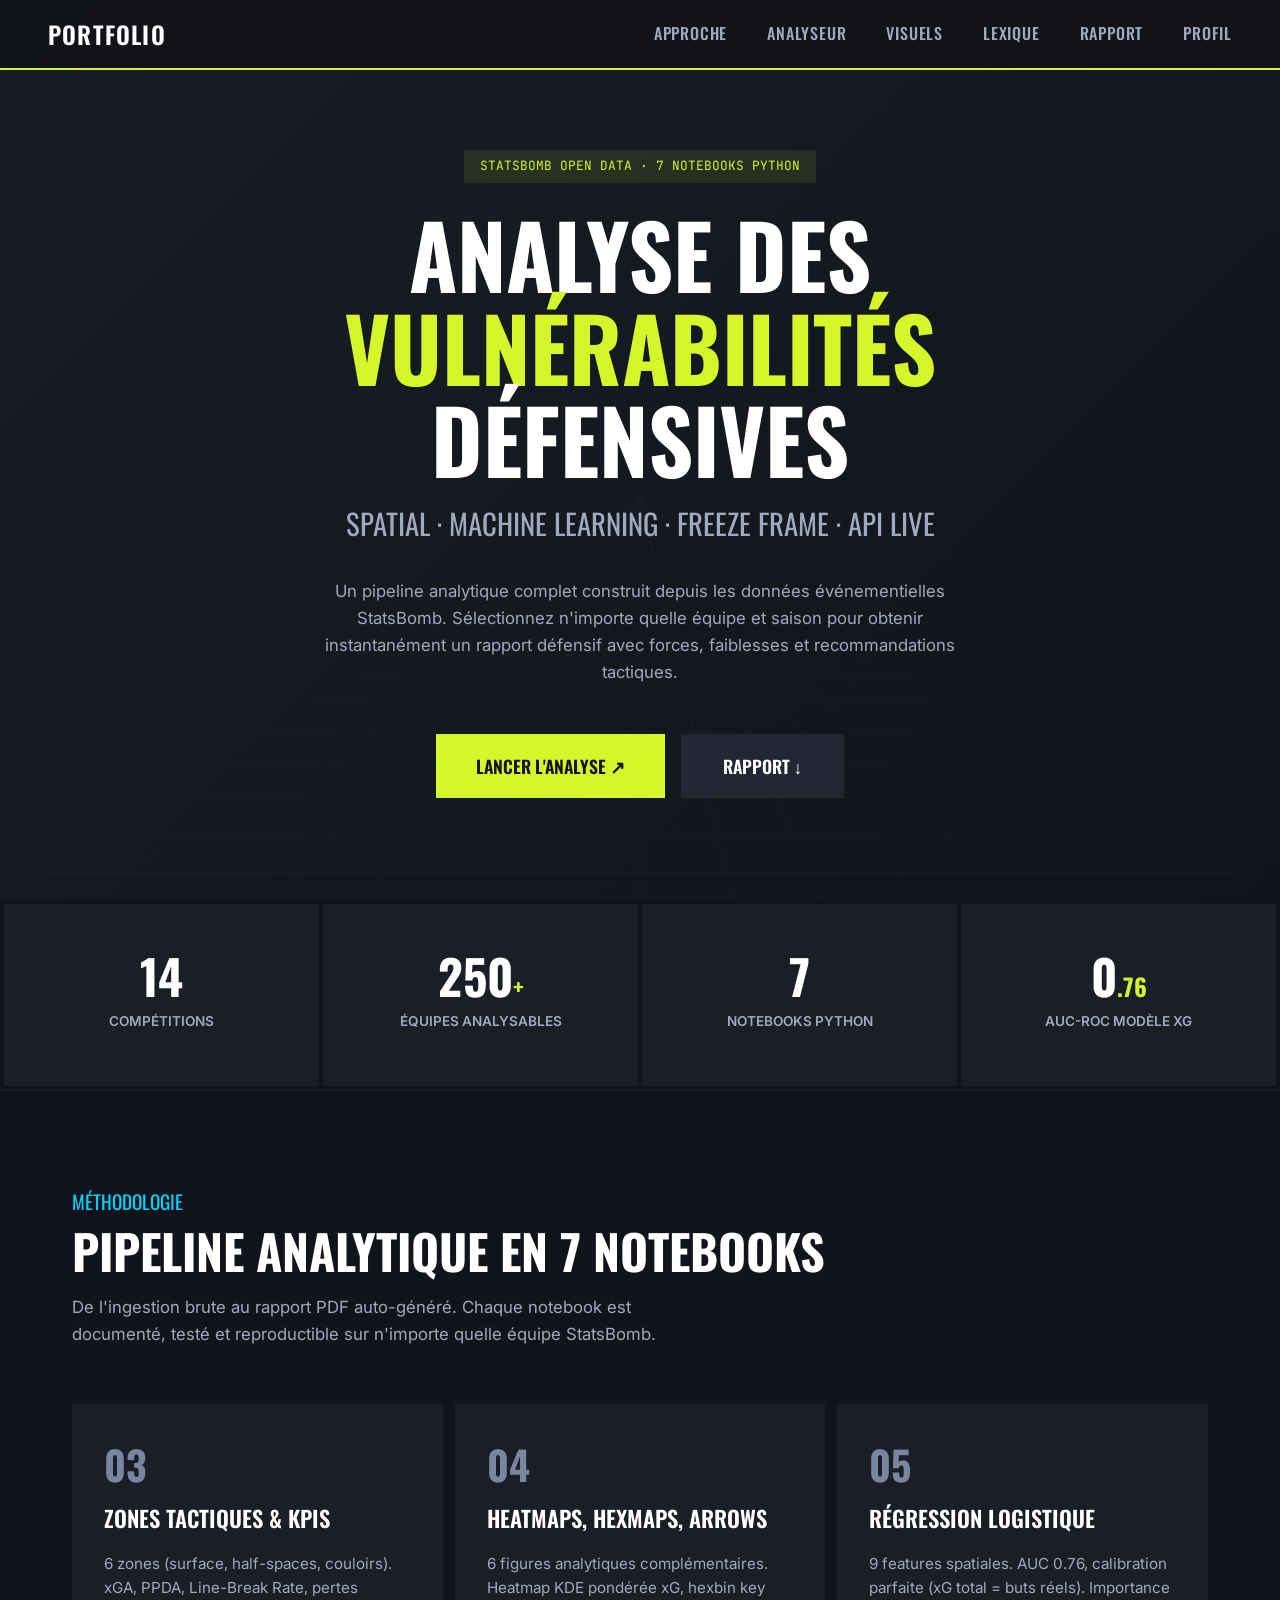
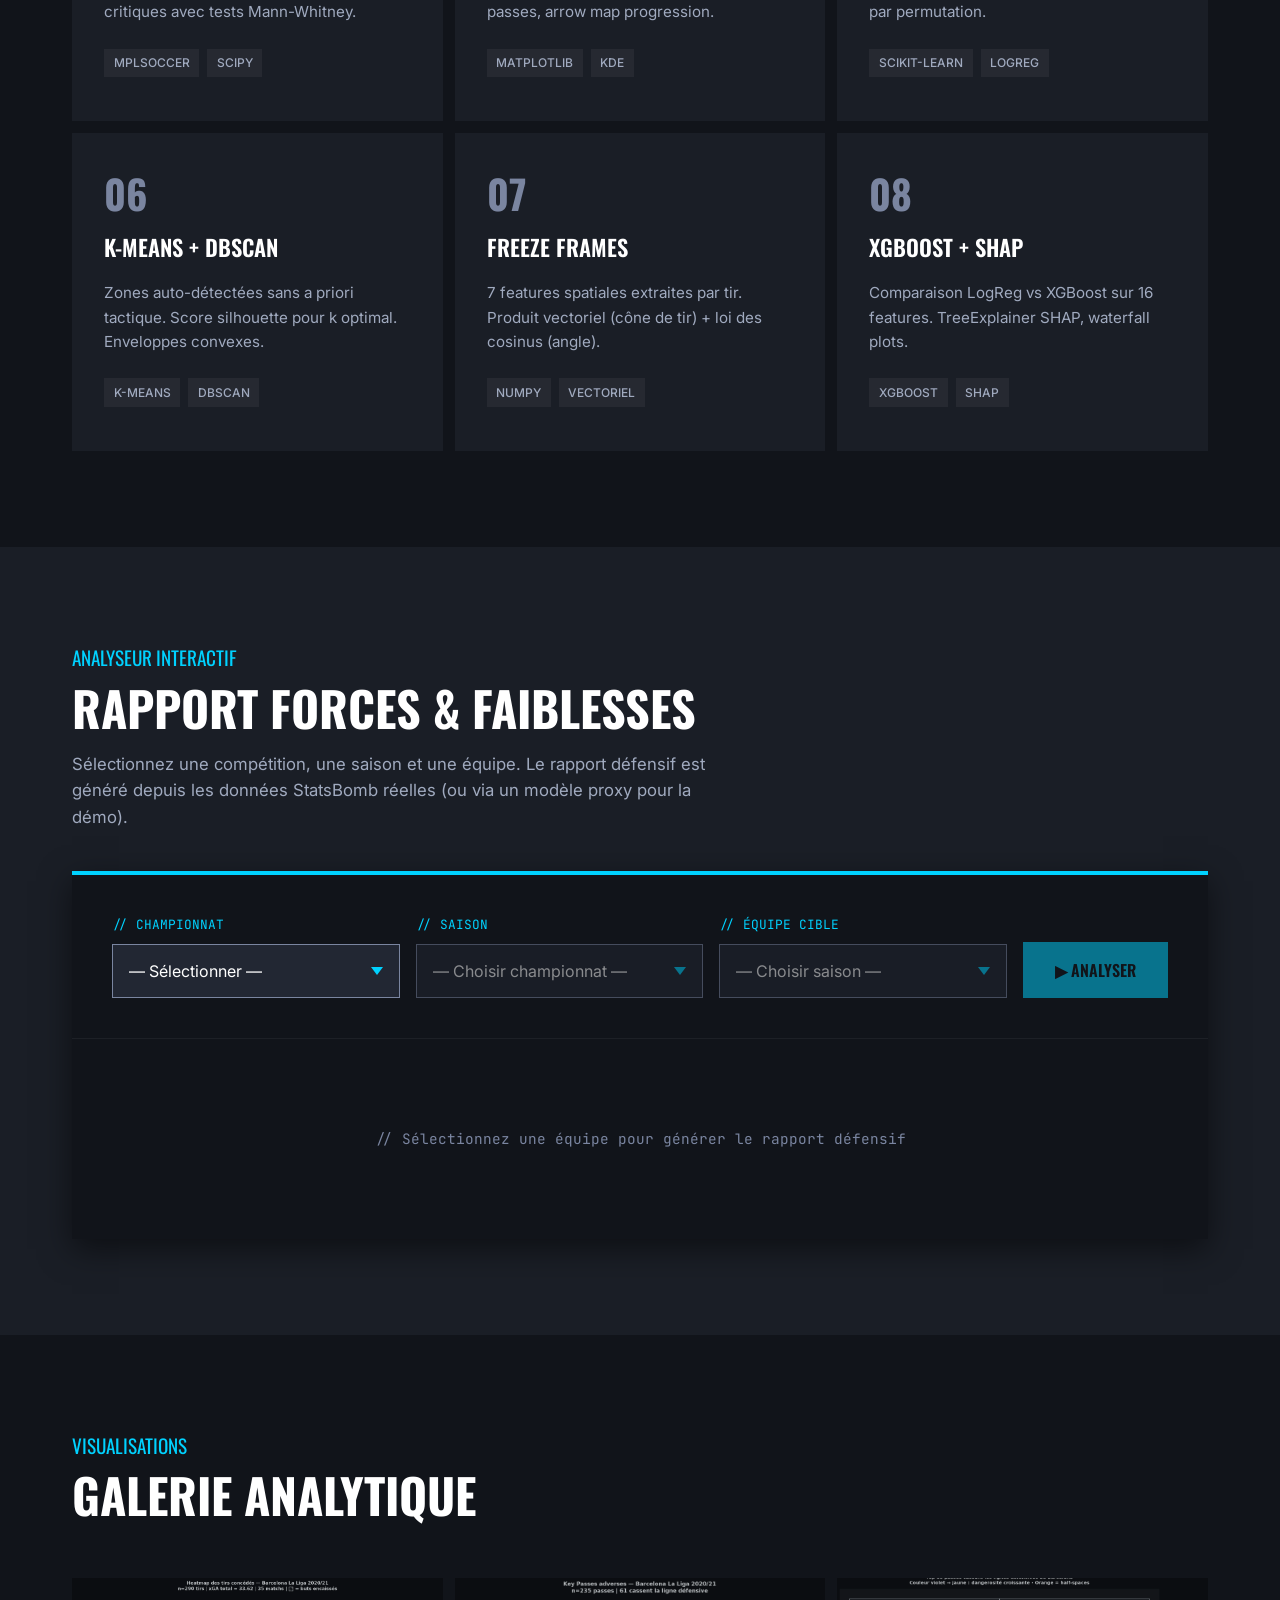
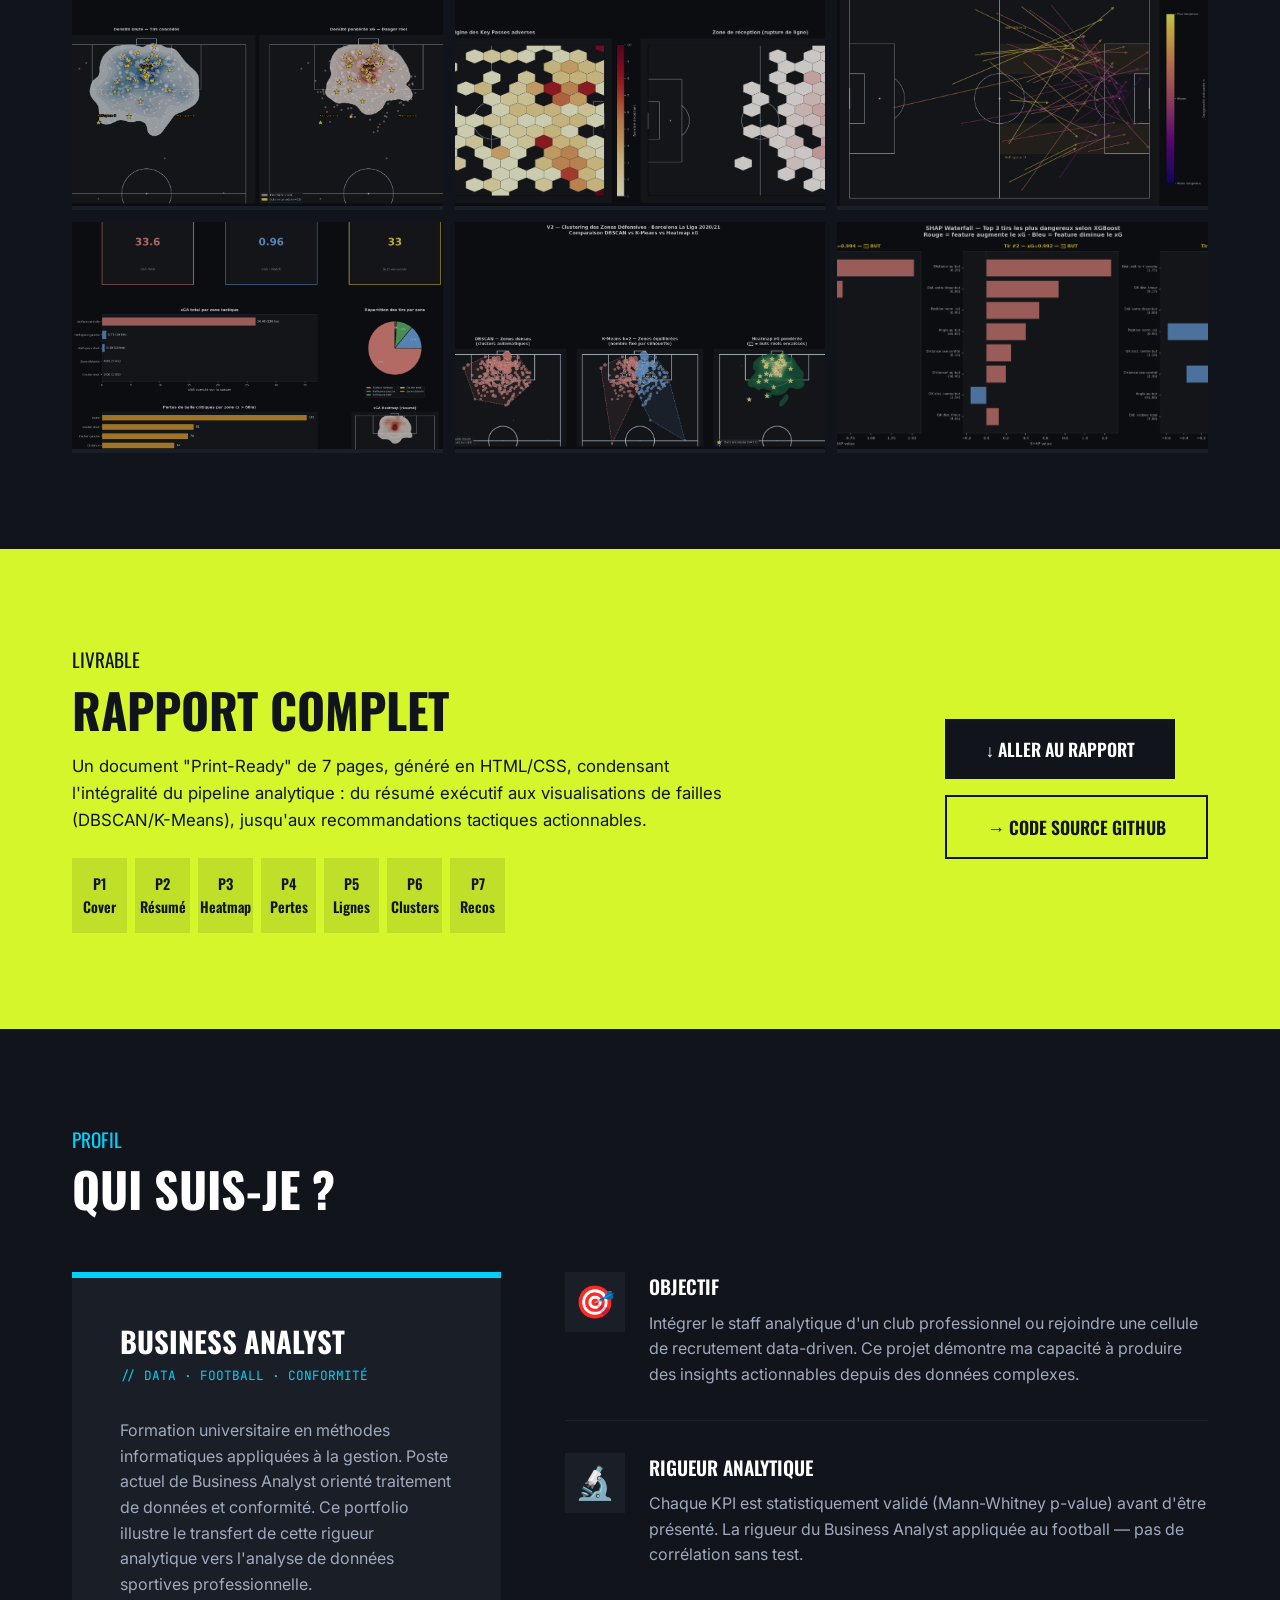
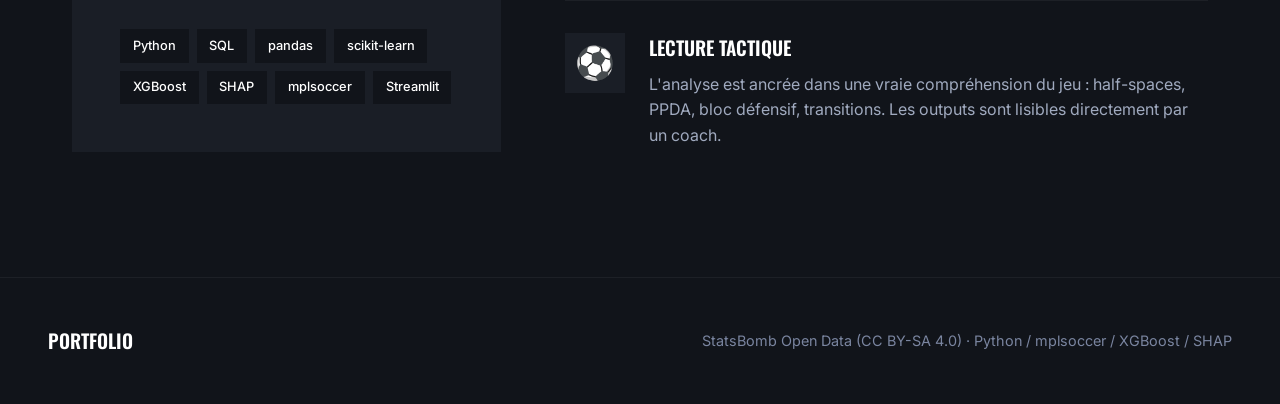
<file: index.html>
<!DOCTYPE html>
<html lang="fr">
<head>
  <meta charset="UTF-8">
  <meta name="viewport" content="width=device-width, initial-scale=1.0">
  
  <!-- SEO & OpenGraph -->
  <title>Football Defense Analyzer — Portfolio</title>
  <meta name="description" content="Analyse spatiale des vulnérabilités défensives en football via StatsBomb Open Data, xG, clustering et XGBoost. Portfolio Data Science.">
  <meta property="og:title" content="Football Defense Analyzer">
  <meta property="og:description" content="Pipeline analytique complet — xG, clustering, freeze frames, XGBoost.">
  <meta property="og:image" content="assets/og-preview.png">
  <meta property="og:type" content="website">
  <link rel="icon" type="image/png" href="assets/favicon.png">

  <!-- Polices optimisées (uniquement les graisses nécessaires) -->
  <link rel="preconnect" href="https://fonts.googleapis.com">
  <link rel="preconnect" href="https://fonts.gstatic.com" crossorigin>
  <link href="https://fonts.googleapis.com/css2?family=Oswald:wght@600;700&family=Inter:wght@400;600&family=JetBrains+Mono:wght@400&display=swap" rel="stylesheet">
  
  <!-- Feuille de style -->
  <link rel="stylesheet" href="css/style.css">
</head>

<body>

<nav>
  <a href="#hero" class="nav-logo"> PORTFOLIO</a>
  <ul class="nav-links">
    <li><a href="#approach">Approche</a></li>
    <li><a href="#analyzer">Analyseur</a></li>
    <li><a href="#visualisations">Visuels</a></li>
    <li><a href="lexique.html">Lexique</a></li>
    <li><a href="#rapport">Rapport</a></li>
    <li><a href="#profil">Profil</a></li>
  </ul>
</nav>

<section id="hero">
  <!-- Animation masquée aux lecteurs d'écran -->
  <canvas id="grid-canvas" aria-hidden="true"></canvas>
  <span class="hero-badge">StatsBomb Open Data · 7 Notebooks Python</span>
  
  <h1 class="hero-title">
    Analyse des<br>
    <span class="accent">Vulnérabilités</span><br>
    Défensives
  </h1>
  
  <p class="hero-sub">Spatial · Machine Learning · Freeze Frame · API Live</p>
  <p class="hero-desc">
    Un pipeline analytique complet construit depuis les données événementielles StatsBomb.
    Sélectionnez n'importe quelle équipe et saison pour obtenir instantanément
    un rapport défensif avec forces, faiblesses et recommandations tactiques.
  </p>
  
  <div class="hero-cta">
    <a href="#analyzer" class="btn btn-primary">Lancer l'analyse ↗</a>
    <a href="#rapport" class="btn btn-outline">Rapport ↓</a>
  </div>
</section>

<div class="stats-strip">
  <div class="stat-cell">
    <span class="stat-value">14</span>
    <span class="stat-label">Compétitions</span>
  </div>
  <div class="stat-cell">
    <span class="stat-value">250<span class="unit">+</span></span>
    <span class="stat-label">Équipes analysables</span>
  </div>
  <div class="stat-cell">
    <span class="stat-value">7</span>
    <span class="stat-label">Notebooks Python</span>
  </div>
  <div class="stat-cell">
    <span class="stat-value">0<span class="unit">.76</span></span>
    <span class="stat-label">AUC-ROC modèle xG</span>
  </div>
</div>

<section id="approach">
  <div class="container">
    <div class="section-header reveal">
      <span class="section-eyebrow">Méthodologie</span>
      <h2 class="section-title">Pipeline analytique en 7 notebooks</h2>
      <p class="section-body">De l'ingestion brute au rapport PDF auto-généré. Chaque notebook est documenté, testé et reproductible sur n'importe quelle équipe StatsBomb.</p>
    </div>

    <div class="steps-grid reveal">
      <div class="step-card">
        <span class="step-number">03</span>
        <h3 class="step-title">Zones tactiques & KPIs</h3>
        <p class="step-desc">6 zones (surface, half-spaces, couloirs). xGA, PPDA, Line-Break Rate, pertes critiques avec tests Mann-Whitney.</p>
        <div class="step-tags"><span class="tag">mplsoccer</span><span class="tag">scipy</span></div>
      </div>
      <div class="step-card">
        <span class="step-number">04</span>
        <h3 class="step-title">Heatmaps, Hexmaps, Arrows</h3>
        <p class="step-desc">6 figures analytiques complémentaires. Heatmap KDE pondérée xG, hexbin key passes, arrow map progression.</p>
        <div class="step-tags"><span class="tag">matplotlib</span><span class="tag">KDE</span></div>
      </div>
      <div class="step-card">
        <span class="step-number">05</span>
        <h3 class="step-title">Régression Logistique</h3>
        <p class="step-desc">9 features spatiales. AUC 0.76, calibration parfaite (xG total = buts réels). Importance par permutation.</p>
        <div class="step-tags"><span class="tag">scikit-learn</span><span class="tag">LogReg</span></div>
      </div>
      <div class="step-card">
        <span class="step-number">06</span>
        <h3 class="step-title">K-Means + DBSCAN</h3>
        <p class="step-desc">Zones auto-détectées sans a priori tactique. Score silhouette pour k optimal. Enveloppes convexes.</p>
        <div class="step-tags"><span class="tag">K-Means</span><span class="tag">DBSCAN</span></div>
      </div>
      <div class="step-card">
        <span class="step-number">07</span>
        <h3 class="step-title">Freeze Frames</h3>
        <p class="step-desc">7 features spatiales extraites par tir. Produit vectoriel (cône de tir) + loi des cosinus (angle).</p>
        <div class="step-tags"><span class="tag">numpy</span><span class="tag">vectoriel</span></div>
      </div>
      <div class="step-card">
        <span class="step-number">08</span>
        <h3 class="step-title">XGBoost + SHAP</h3>
        <p class="step-desc">Comparaison LogReg vs XGBoost sur 16 features. TreeExplainer SHAP, waterfall plots.</p>
        <div class="step-tags"><span class="tag">XGBoost</span><span class="tag">SHAP</span></div>
      </div>
    </div>
  </div>
</section>

<section id="analyzer">
  <div class="container">
    <div class="section-header reveal" style="margin-bottom: 2.5rem;">
      <span class="section-eyebrow">Analyseur Interactif</span>
      <h2 class="section-title">Rapport Forces & Faiblesses</h2>
      <p class="section-body">Sélectionnez une compétition, une saison et une équipe. Le rapport défensif est généré depuis les données StatsBomb réelles (ou via un modèle proxy pour la démo).</p>
    </div>
    
    <div class="analyzer-wrap reveal">
      <div class="prog" id="prog"><div class="prog-fill"></div></div>
      
      <!-- 3 Listes déroulantes -->
      <div class="az-controls">
        <div class="form-group">
          <label class="form-label" for="sel-league">// Championnat</label>
          <select class="form-select" id="sel-league" aria-label="Championnat" onchange="onLeagueChange()">
            <option value="">— Sélectionner —</option>
          </select>
        </div>
        <div class="form-group">
          <label class="form-label" for="sel-season">// Saison</label>
          <select class="form-select" id="sel-season" aria-label="Saison" onchange="onSeasonChange()" disabled>
            <option value="">— Choisir championnat —</option>
          </select>
        </div>
        <div class="form-group">
          <label class="form-label" for="sel-team">// Équipe cible</label>
          <select class="form-select" id="sel-team" aria-label="Équipe cible" disabled>
            <option value="">— Choisir saison —</option>
          </select>
        </div>
        <button class="btn btn-primary" id="btn-run" onclick="run()" disabled>▶ ANALYSER</button>
      </div>
      
      <div class="az-idle" id="az-idle">
        <span>// Sélectionnez une équipe pour générer le rapport défensif</span>
      </div>
      
      <div id="az-out"></div>
    </div>
  </div>
</section>

<section id="visualisations">
  <div class="container">
    <div class="section-header reveal">
      <span class="section-eyebrow">Visualisations</span>
      <h2 class="section-title">Galerie Analytique</h2>
    </div>

    <div class="gallery-grid reveal">
      <div class="gallery-item">
        <img src="assets/v1_heatmap_shots.png" alt="Heatmap xGA" width="800" height="500" loading="lazy">
        <div class="gallery-caption">
          <span class="gallery-caption-title">HEATMAP xGA PONDÉRÉ</span>
          <span class="gallery-caption-desc">Densité KDE brute vs pondérée par le xG</span>
        </div>
      </div>
      <div class="gallery-item">
        <img src="assets/v1_hexmap_keypasses.png" alt="Hexmap Key Passes" width="800" height="500" loading="lazy">
        <div class="gallery-caption">
          <span class="gallery-caption-title">HEXMAP KEY PASSES</span>
          <span class="gallery-caption-desc">Origines des passes décisives adverses</span>
        </div>
      </div>
      <div class="gallery-item">
        <img src="assets/v1_arrowmap_linebreaking.png" alt="Arrow Map" width="800" height="500" loading="lazy">
        <div class="gallery-caption">
          <span class="gallery-caption-title">ARROW MAP LINE-BREAKING</span>
          <span class="gallery-caption-desc">Top 50 passes cassant les lignes</span>
        </div>
      </div>
      <div class="gallery-item">
        <img src="assets/v1_dashboard_kpis.png" alt="Dashboard KPIs" width="800" height="500" loading="lazy">
        <div class="gallery-caption">
          <span class="gallery-caption-title">DASHBOARD 4 KPIs</span>
          <span class="gallery-caption-desc">Vue synthèse coach — xGA, Line-Break, Pertes</span>
        </div>
      </div>
      <div class="gallery-item">
        <img src="assets/v2_clustering_comparison.png" alt="Clustering" width="800" height="500" loading="lazy">
        <div class="gallery-caption">
          <span class="gallery-caption-title">CLUSTERING DBSCAN</span>
          <span class="gallery-caption-desc">Zones auto-détectées + tests statistiques</span>
        </div>
      </div>
      <div class="gallery-item">
        <img src="assets/v3_shap_waterfall.png" alt="SHAP" width="800" height="500" loading="lazy">
        <div class="gallery-caption">
          <span class="gallery-caption-title">SHAP WATERFALL</span>
          <span class="gallery-caption-desc">Décomposition XGBoost par feature</span>
        </div>
      </div>
    </div>
  </div>
</section>

<section id="rapport">
  <div class="container">
    <div class="rapport-inner reveal">
      <div>
        <span class="section-eyebrow">Livrable</span>
        <h2 class="section-title">Rapport  complet</h2>
        <!-- Modification du texte descriptif -->
        <p class="section-body" style="margin-bottom:1.5rem">
          Un document "Print-Ready" de 7 pages, généré en HTML/CSS, condensant l'intégralité du pipeline analytique : 
          du résumé exécutif aux visualisations de failles (DBSCAN/K-Means), jusqu'aux recommandations tactiques actionnables.
        </p>
        <!-- Ajustement des 7 vignettes pour correspondre au nouveau rapport -->
        <div class="pages">
          <div class="page-thumb">P1<br>Cover</div>
          <div class="page-thumb">P2<br>Résumé</div>
          <div class="page-thumb">P3<br>Heatmap</div>
          <div class="page-thumb">P4<br>Pertes</div>
          <div class="page-thumb">P5<br>Lignes</div>
          <div class="page-thumb">P6<br>Clusters</div>
          <div class="page-thumb">P7<br>Recos</div>
        </div>
      </div>
     <div style="display:flex;flex-direction:column;gap:1rem;align-items:flex-start">
    <a href="assets/rapport_defensif_barcelona_2020_21.html" class="btn btn-primary" target="_blank" rel="noopener noreferrer">↓ Aller au rapport</a> 
    <a href="https://github.com/mathieucgermany-create/football-defense-notebooks" class="btn btn-outline" target="_blank" rel="noopener noreferrer">→ Code source GitHub</a>
</div>
    </div>
  </div>
</section>

<section id="profil">
  <div class="container">
    <div class="section-header reveal">
      <span class="section-eyebrow">Profil</span>
      <h2 class="section-title">Qui suis-je ?</h2>
    </div>

    <div class="profile-grid reveal">
      <div class="profile-card">
        <div class="profile-name">Business Analyst</div>
        <div class="profile-role">// DATA · FOOTBALL · CONFORMITÉ</div>
        <p class="profile-bio">
          Formation universitaire en méthodes informatiques appliquées à la gestion. 
          Poste actuel de Business Analyst orienté traitement de données et conformité. 
          Ce portfolio illustre le transfert de cette rigueur analytique vers l'analyse de données sportives professionnelle.
        </p>
        <div class="profile-skills">
          <span class="skill-badge">Python</span><span class="skill-badge">SQL</span><span class="skill-badge">pandas</span>
          <span class="skill-badge">scikit-learn</span><span class="skill-badge">XGBoost</span><span class="skill-badge">SHAP</span>
          <span class="skill-badge">mplsoccer</span><span class="skill-badge">Streamlit</span>
        </div>
      </div>

      <div class="profile-right">
        <div class="profile-highlight">
          <div class="highlight-icon">🎯</div>
          <div>
            <div class="highlight-title">OBJECTIF</div>
            <p class="highlight-text">Intégrer le staff analytique d'un club professionnel ou rejoindre une cellule de recrutement data-driven. Ce projet démontre ma capacité à produire des insights actionnables depuis des données complexes.</p>
          </div>
        </div>
        <div class="profile-highlight">
          <div class="highlight-icon">🔬</div>
          <div>
            <div class="highlight-title">RIGUEUR ANALYTIQUE</div>
            <p class="highlight-text">Chaque KPI est statistiquement validé (Mann-Whitney p-value) avant d'être présenté. La rigueur du Business Analyst appliquée au football — pas de corrélation sans test.</p>
          </div>
        </div>
        <div class="profile-highlight">
          <div class="highlight-icon">⚽</div>
          <div>
            <div class="highlight-title">LECTURE TACTIQUE</div>
            <p class="highlight-text">L'analyse est ancrée dans une vraie compréhension du jeu : half-spaces, PPDA, bloc défensif, transitions. Les outputs sont lisibles directement par un coach.</p>
          </div>
        </div>
      </div>
    </div>
  </div>
</section>

<footer>
  <span class="footer-logo">PORTFOLIO</span>
  <span class="footer-text">StatsBomb Open Data (CC BY-SA 4.0) · Python / mplsoccer / XGBoost / SHAP</span>
</footer>

<!-- Lien vers votre fichier JS externe -->
<script src="js/main.js"></script>
</body>
</html>
</file>
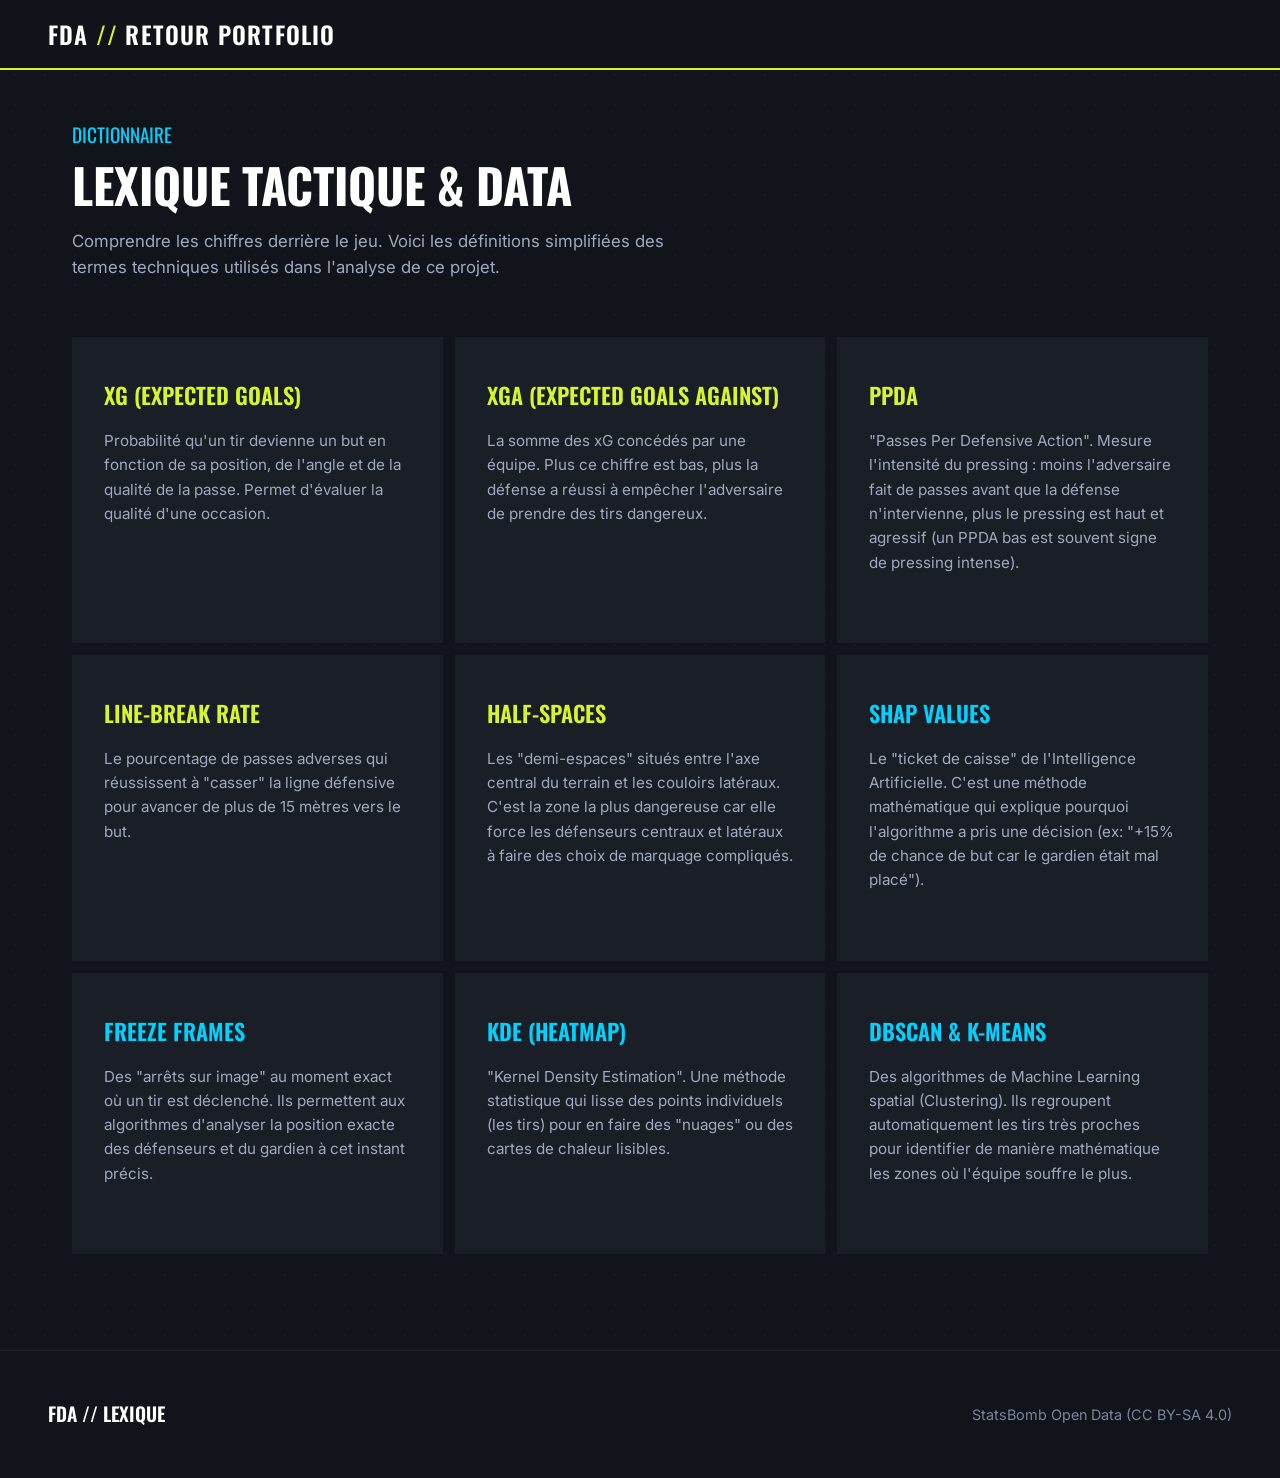
<file: lexique.html>
<!DOCTYPE html>
<html lang="fr">
<head>
  <meta charset="UTF-8">
  <meta name="viewport" content="width=device-width, initial-scale=1.0">
  
  <!-- SEO & OpenGraph -->
  <title>Lexique Tactique — FDA Portfolio</title>
  <meta name="description" content="Lexique des termes tactiques et Data (xG, SHAP, PPDA...) utilisés dans le projet Football Defense Analyzer.">
  <meta property="og:title" content="Lexique Tactique — FDA Portfolio">
  <meta property="og:description" content="Comprendre les statistiques avancées au football : xG, PPDA, SHAP...">
  <meta property="og:type" content="website">
  <link rel="icon" type="image/png" href="assets/favicon.png">

  <!-- Polices optimisées (uniquement les graisses nécessaires) -->
  <link rel="preconnect" href="https://fonts.googleapis.com">
  <link rel="preconnect" href="https://fonts.gstatic.com" crossorigin>
  <link href="https://fonts.googleapis.com/css2?family=Oswald:wght@600;700&family=Inter:wght@400;600&family=JetBrains+Mono:wght@400&display=swap" rel="stylesheet">
  
  <!-- Feuille de style principale -->
  <link rel="stylesheet" href="css/style.css">
</head>

<body>

<!-- NAVIGATION -->
<nav>
  <a href="index.html" class="nav-logo">FDA <span>//</span> RETOUR PORTFOLIO</a>
</nav>

<!-- CONTENU DU LEXIQUE -->
<section style="padding-top: 120px; min-height: 100vh;">
  <div class="container">
    
    <!-- En-tête : Alignement forcé à gauche comme demandé -->
    <div class="section-header reveal" style="text-align: left; margin-bottom: 3.5rem;">
      <span class="section-eyebrow">Dictionnaire</span>
      <h2 class="section-title">Lexique Tactique & Data</h2>
      <p class="section-body">
        Comprendre les chiffres derrière le jeu. Voici les définitions simplifiées
        des termes techniques utilisés dans l'analyse de ce projet.
      </p>
    </div>

    <!-- Grille des termes (utilise les styles existants des tuiles) -->
    <div class="steps-grid reveal">
      
      <div class="step-card">
        <h3 class="step-title" style="color: var(--primary);">xG (Expected Goals)</h3>
        <p class="step-desc">Probabilité qu'un tir devienne un but en fonction de sa position, de l'angle et de la qualité de la passe. Permet d'évaluer la qualité d'une occasion.</p>
      </div>

      <div class="step-card">
        <h3 class="step-title" style="color: var(--primary);">xGA (Expected Goals Against)</h3>
        <p class="step-desc">La somme des xG concédés par une équipe. Plus ce chiffre est bas, plus la défense a réussi à empêcher l'adversaire de prendre des tirs dangereux.</p>
      </div>

      <div class="step-card">
        <h3 class="step-title" style="color: var(--primary);">PPDA</h3>
        <p class="step-desc">"Passes Per Defensive Action". Mesure l'intensité du pressing : moins l'adversaire fait de passes avant que la défense n'intervienne, plus le pressing est haut et agressif (un PPDA bas est souvent signe de pressing intense).</p>
      </div>

      <div class="step-card">
        <h3 class="step-title" style="color: var(--primary);">Line-Break Rate</h3>
        <p class="step-desc">Le pourcentage de passes adverses qui réussissent à "casser" la ligne défensive pour avancer de plus de 15 mètres vers le but.</p>
      </div>

      <div class="step-card">
        <h3 class="step-title" style="color: var(--primary);">Half-spaces</h3>
        <p class="step-desc">Les "demi-espaces" situés entre l'axe central du terrain et les couloirs latéraux. C'est la zone la plus dangereuse car elle force les défenseurs centraux et latéraux à faire des choix de marquage compliqués.</p>
      </div>

      <div class="step-card">
        <h3 class="step-title" style="color: var(--secondary);">SHAP Values</h3>
        <p class="step-desc">Le "ticket de caisse" de l'Intelligence Artificielle. C'est une méthode mathématique qui explique pourquoi l'algorithme a pris une décision (ex: "+15% de chance de but car le gardien était mal placé").</p>
      </div>

      <div class="step-card">
        <h3 class="step-title" style="color: var(--secondary);">Freeze Frames</h3>
        <p class="step-desc">Des "arrêts sur image" au moment exact où un tir est déclenché. Ils permettent aux algorithmes d'analyser la position exacte des défenseurs et du gardien à cet instant précis.</p>
      </div>

      <div class="step-card">
        <h3 class="step-title" style="color: var(--secondary);">KDE (Heatmap)</h3>
        <p class="step-desc">"Kernel Density Estimation". Une méthode statistique qui lisse des points individuels (les tirs) pour en faire des "nuages" ou des cartes de chaleur lisibles.</p>
      </div>

      <div class="step-card">
        <h3 class="step-title" style="color: var(--secondary);">DBSCAN & K-Means</h3>
        <p class="step-desc">Des algorithmes de Machine Learning spatial (Clustering). Ils regroupent automatiquement les tirs très proches pour identifier de manière mathématique les zones où l'équipe souffre le plus.</p>
      </div>

    </div>
  </div>
</section>

<!-- FOOTER -->
<footer>
  <span class="footer-logo">FDA // LEXIQUE</span>
  <span class="footer-text">StatsBomb Open Data (CC BY-SA 4.0)</span>
</footer>

<!-- Script Javascript pour l'apparition au défilement -->
<script>
  document.querySelectorAll('.reveal').forEach(el => {
    new IntersectionObserver(([e], observer) => {
      if (e.isIntersecting) {
        e.target.classList.add('visible');
        observer.unobserve(e.target);
      }
    }, { threshold: 0.1 }).observe(el);
  });
</script>

</body>
</html>
</file>
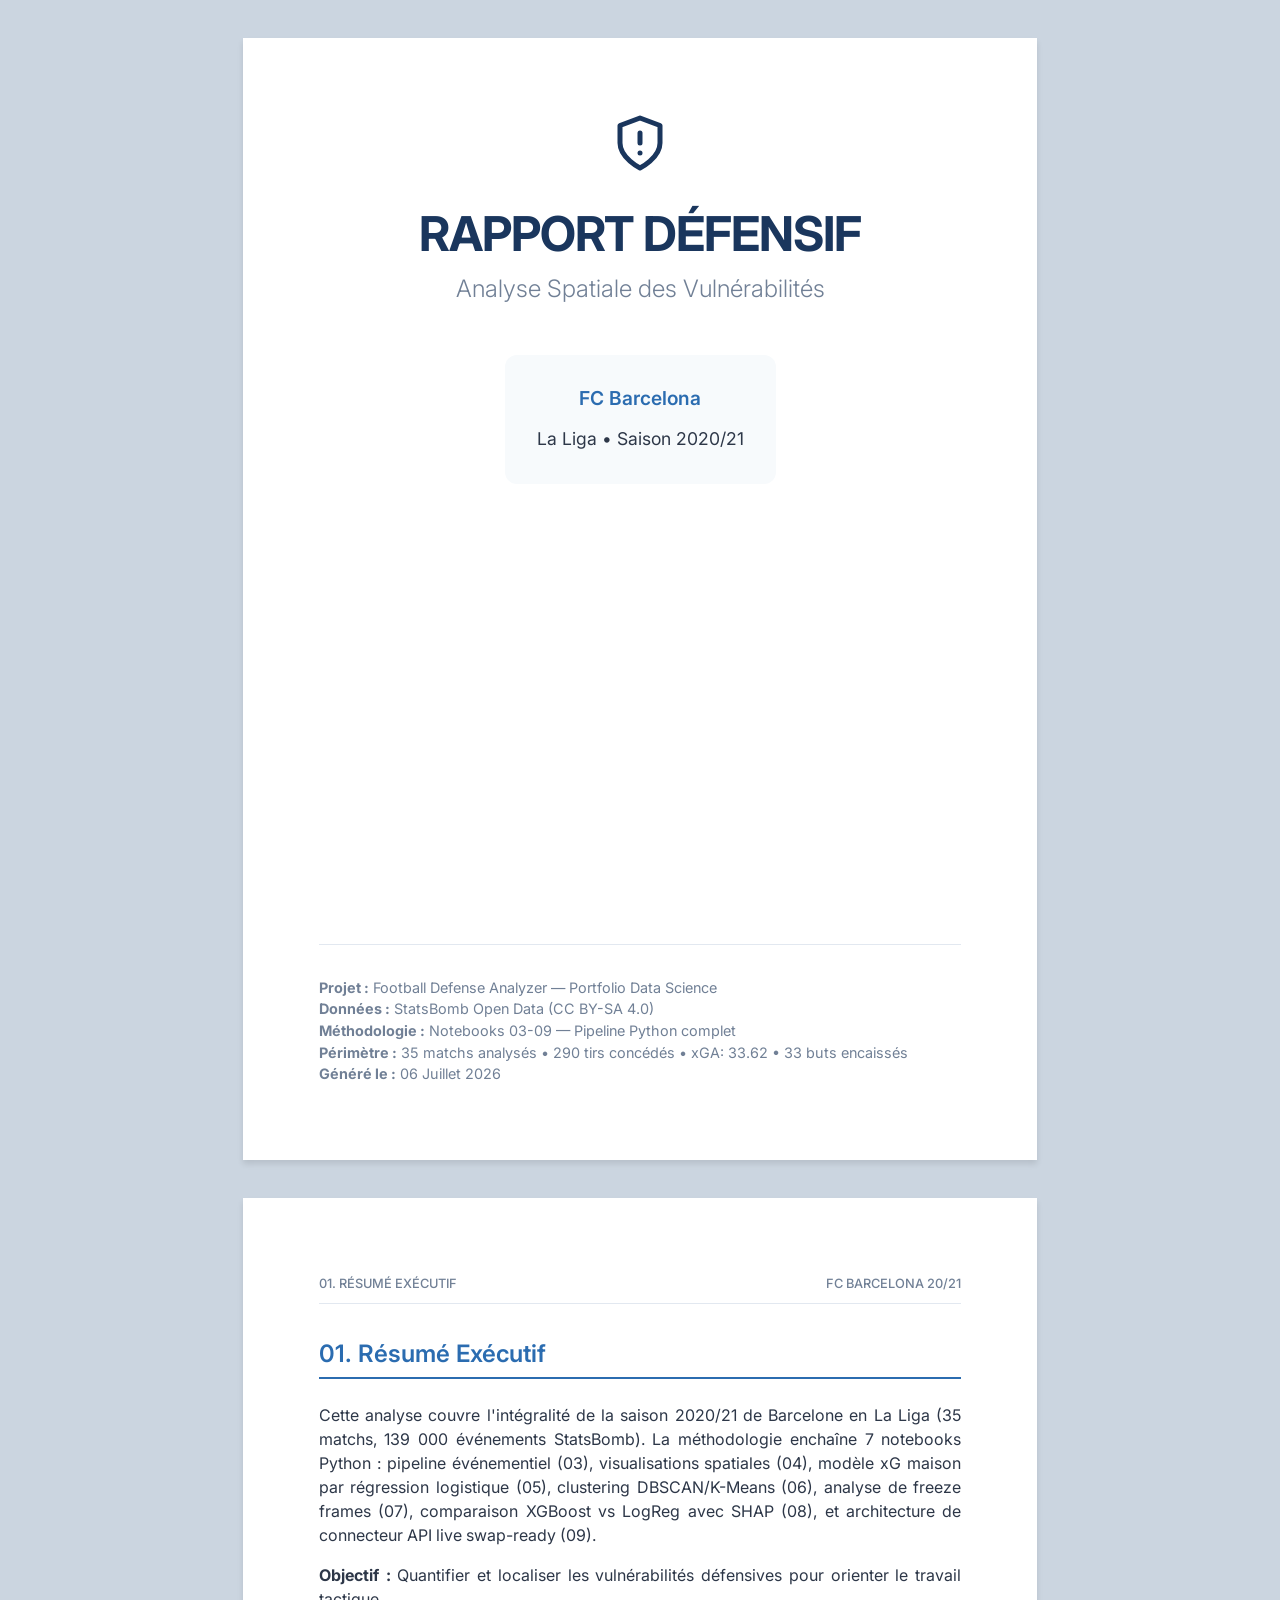
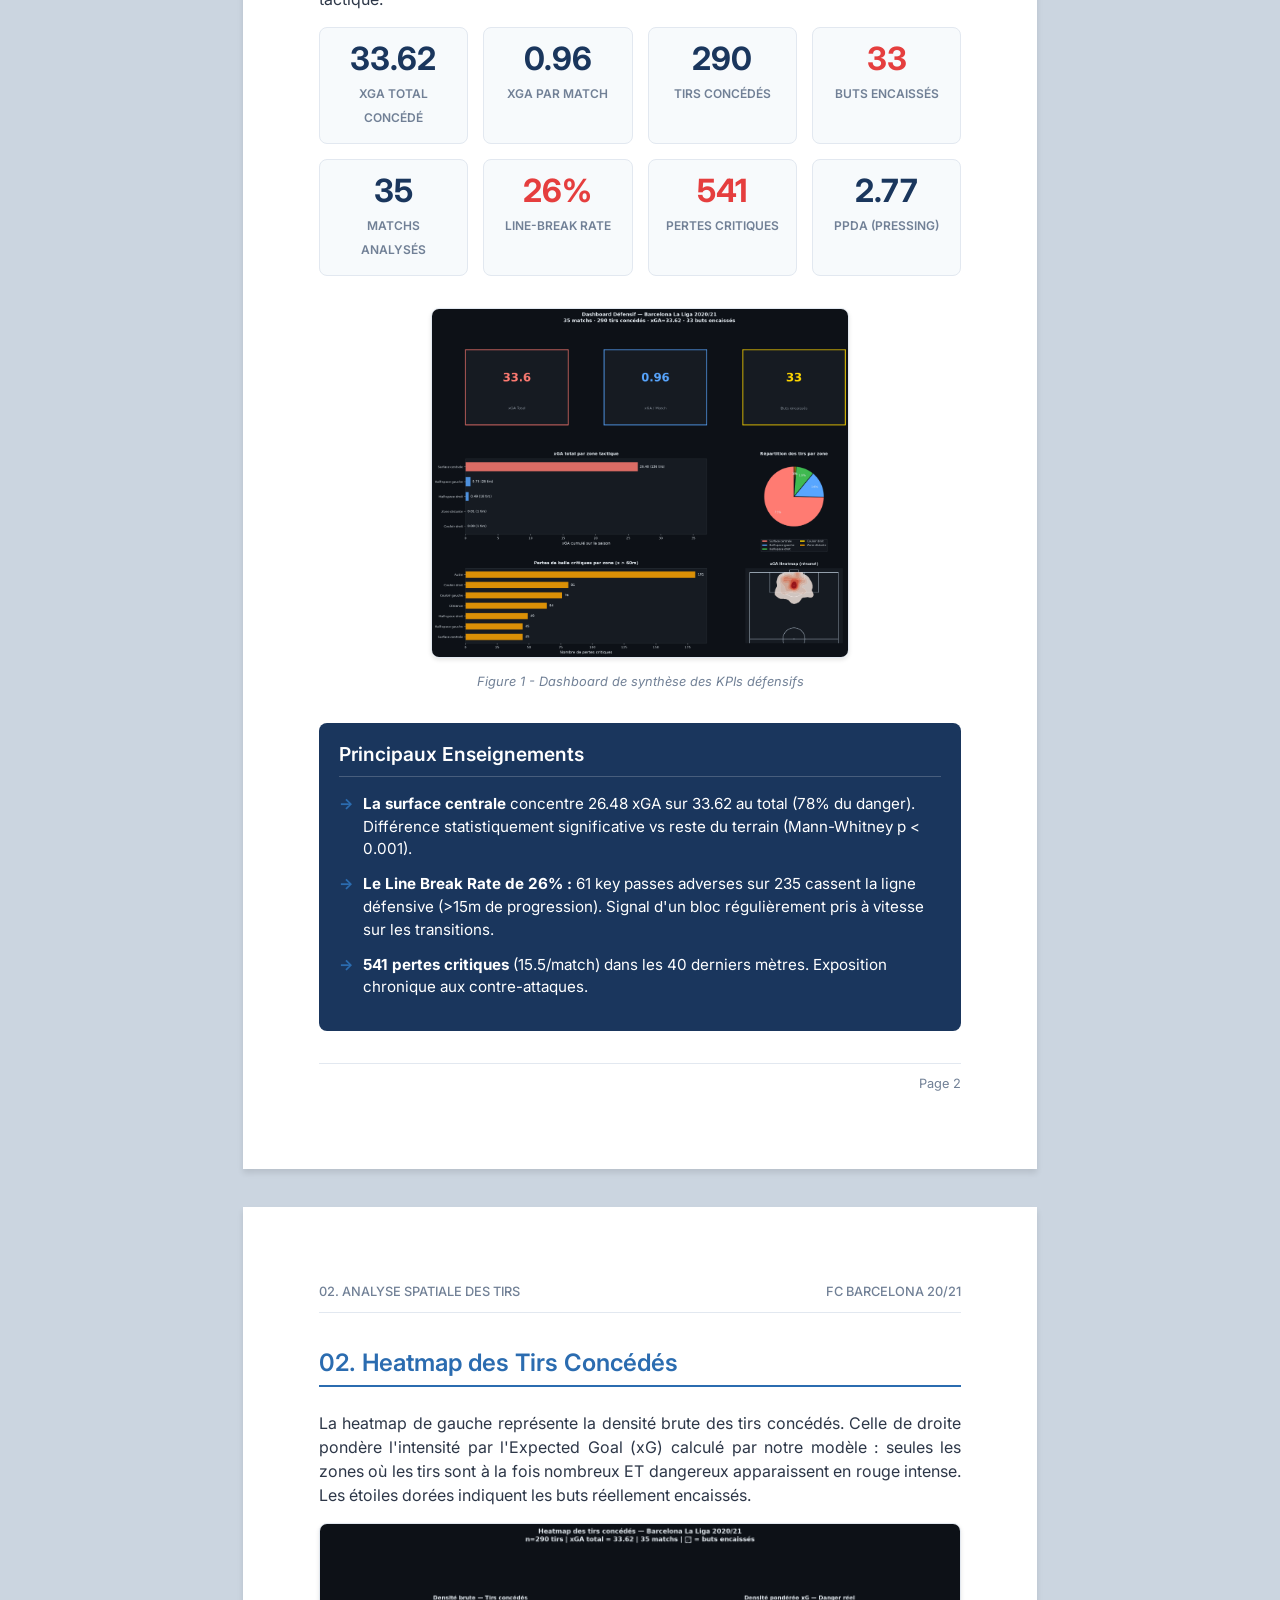
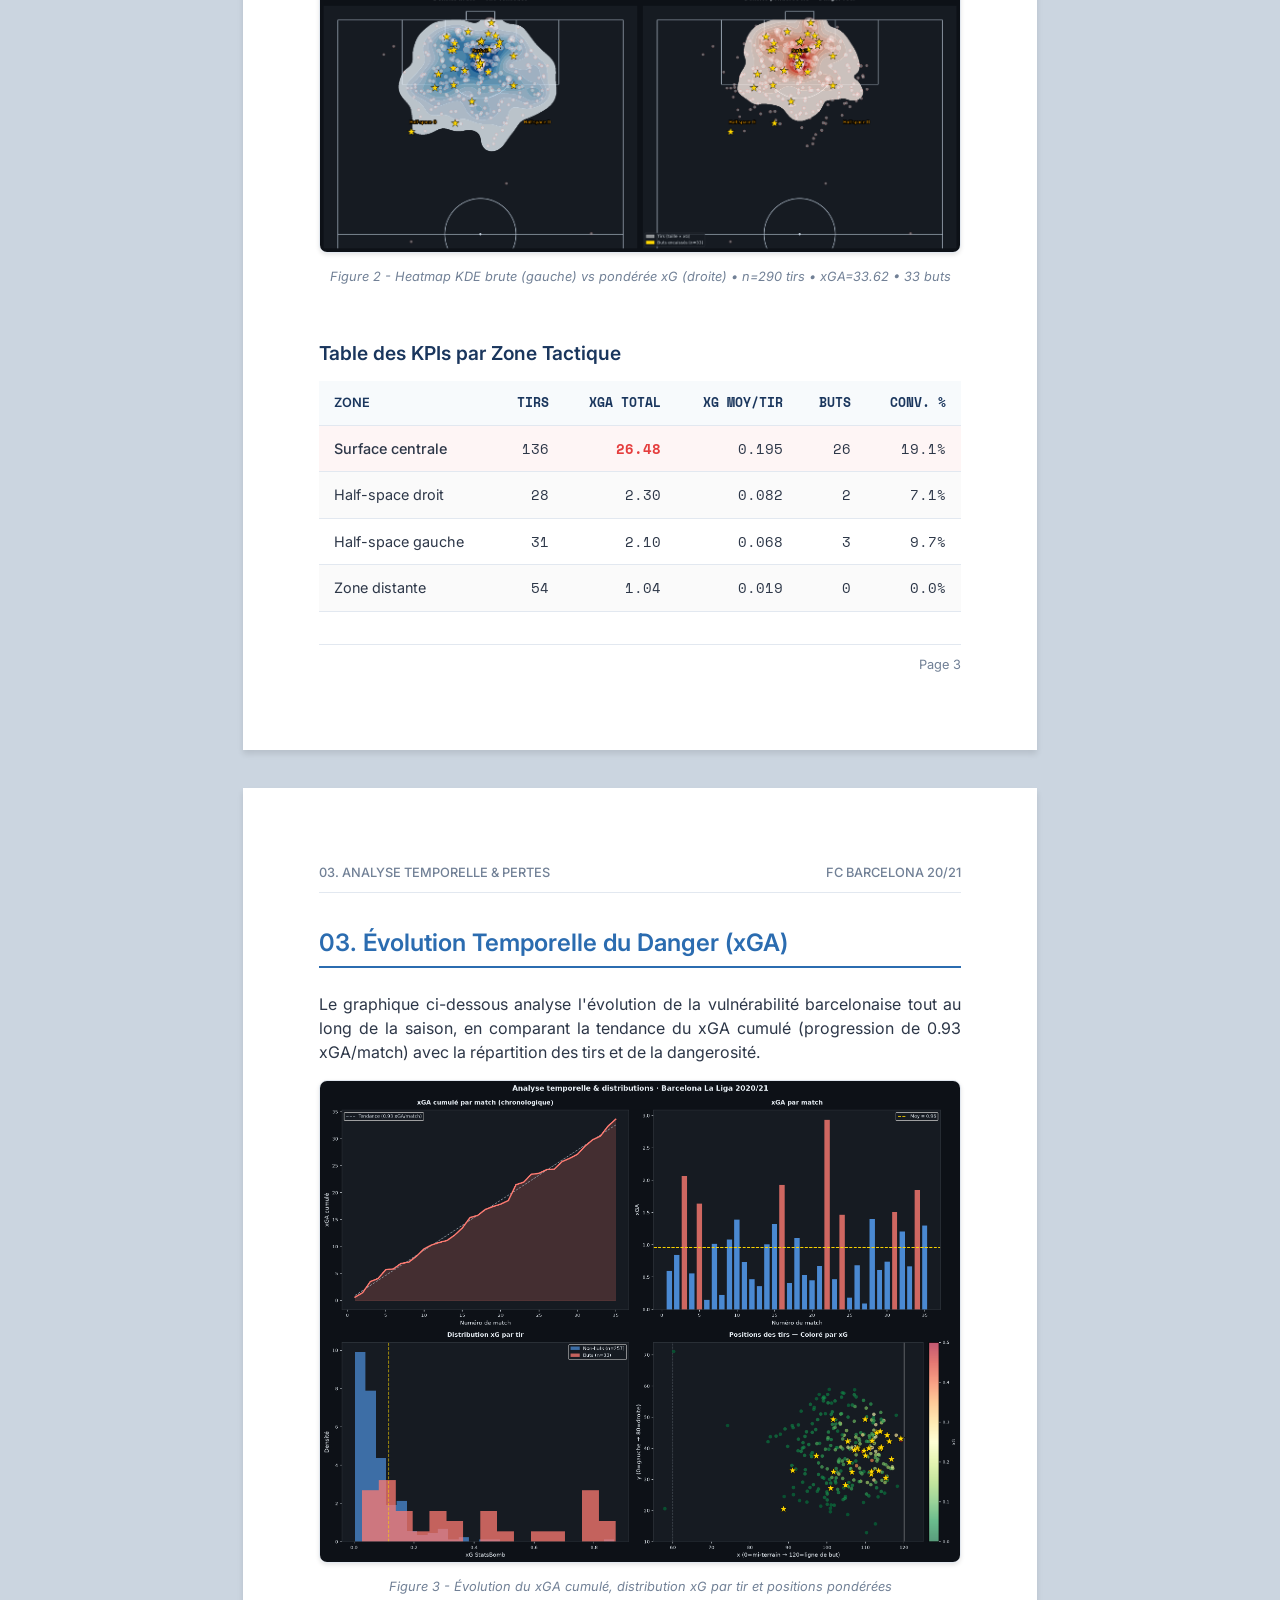
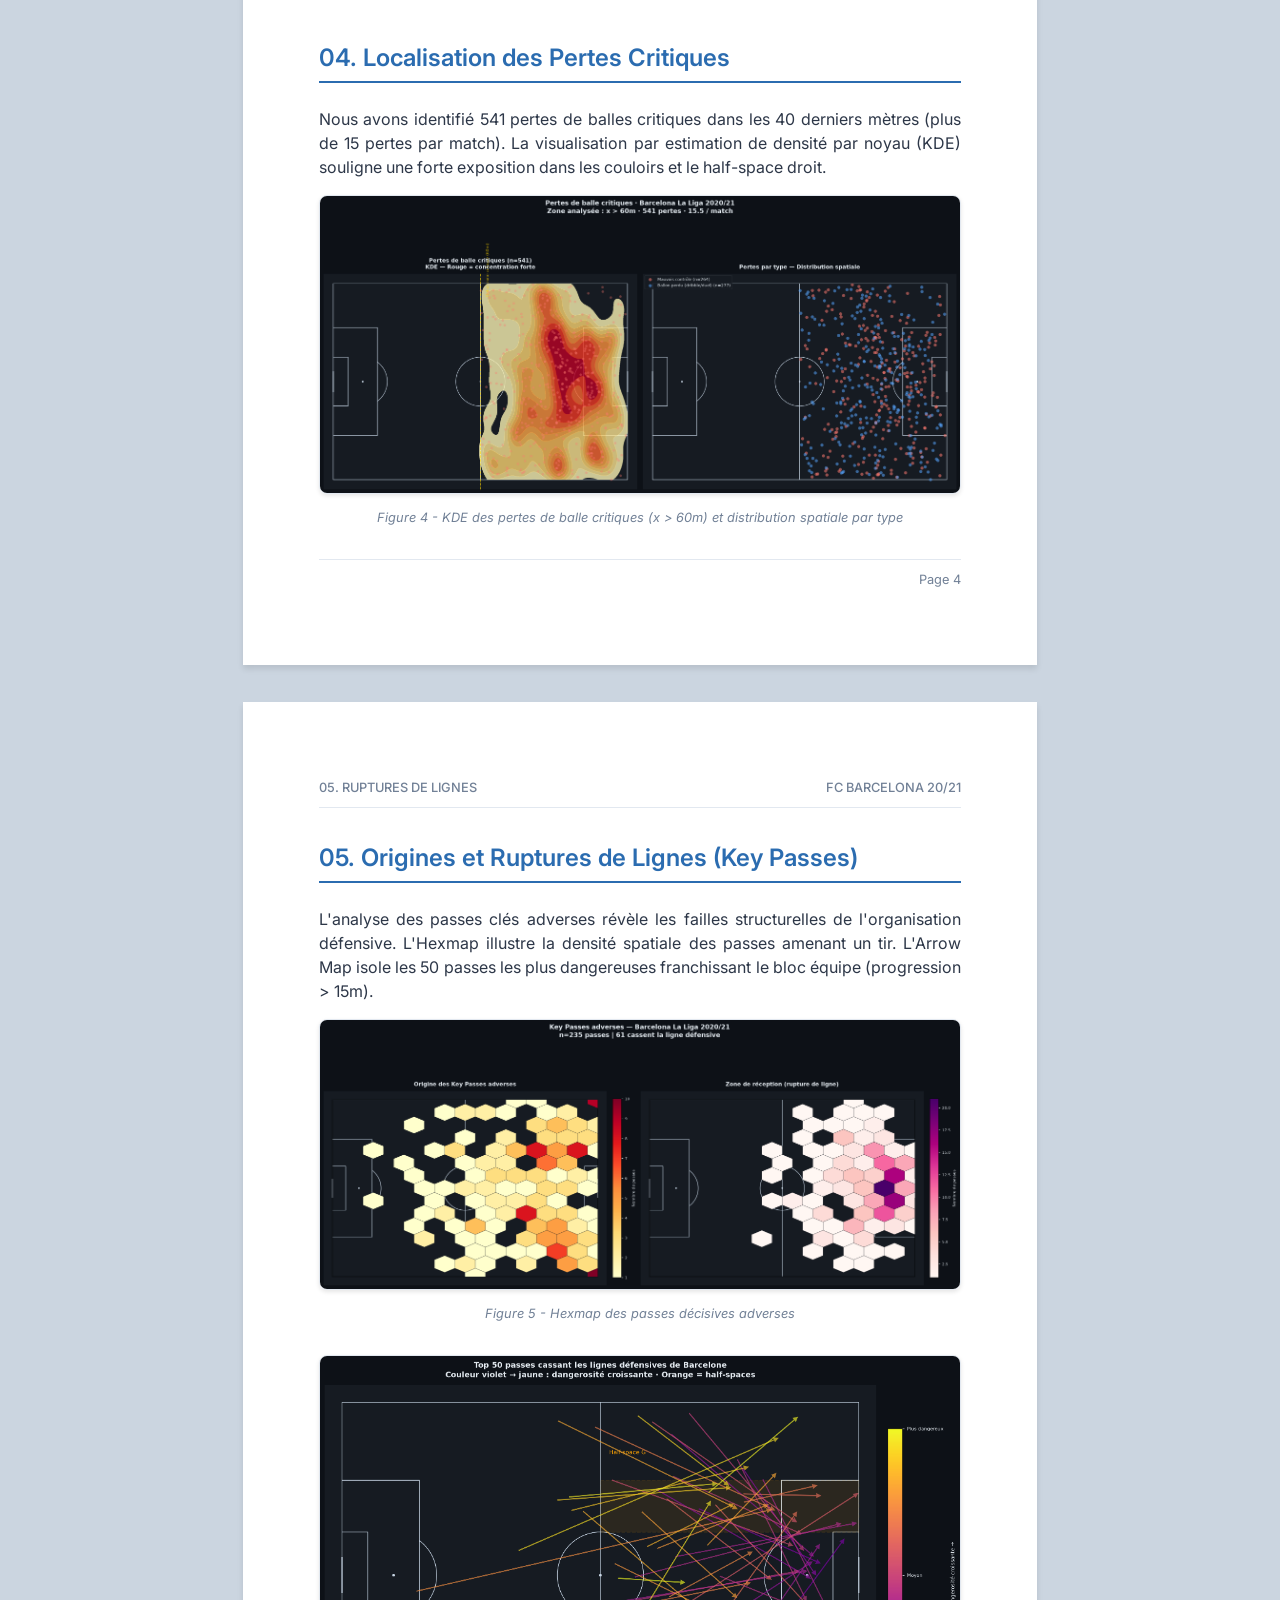
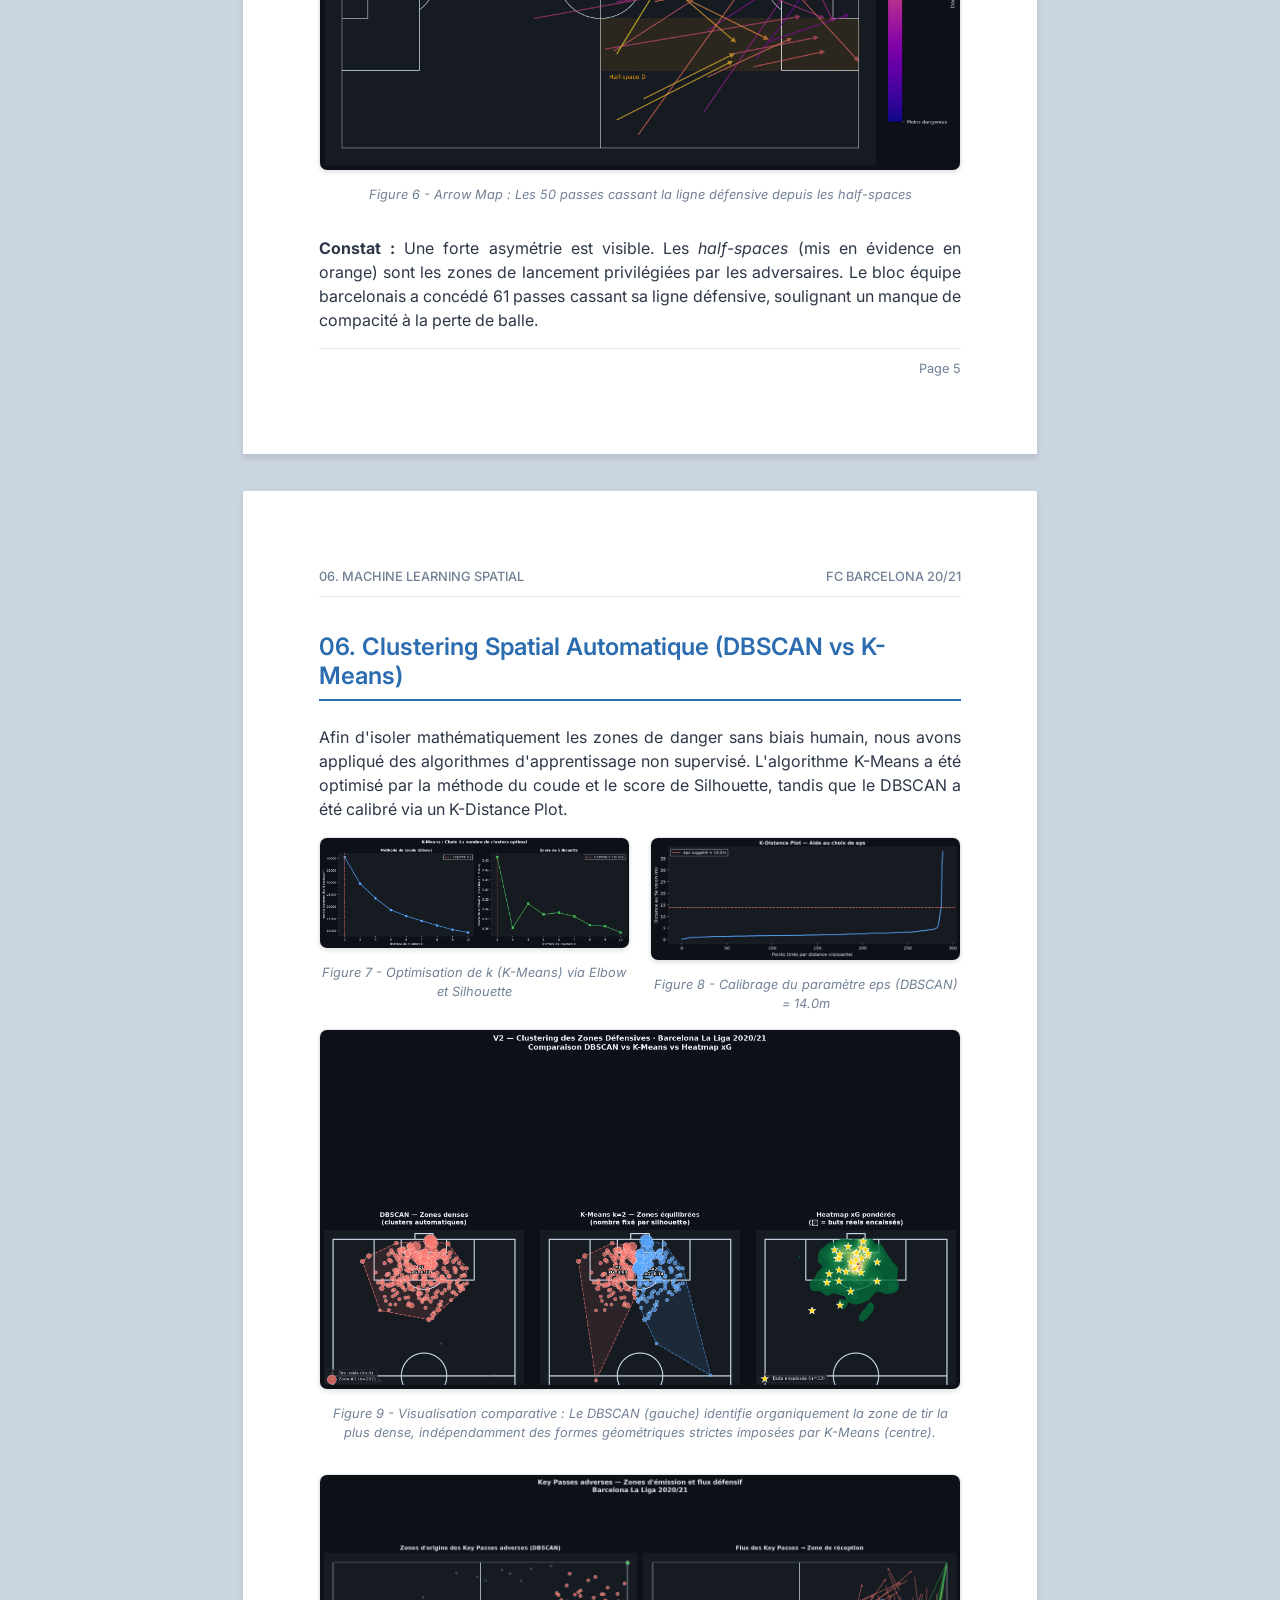
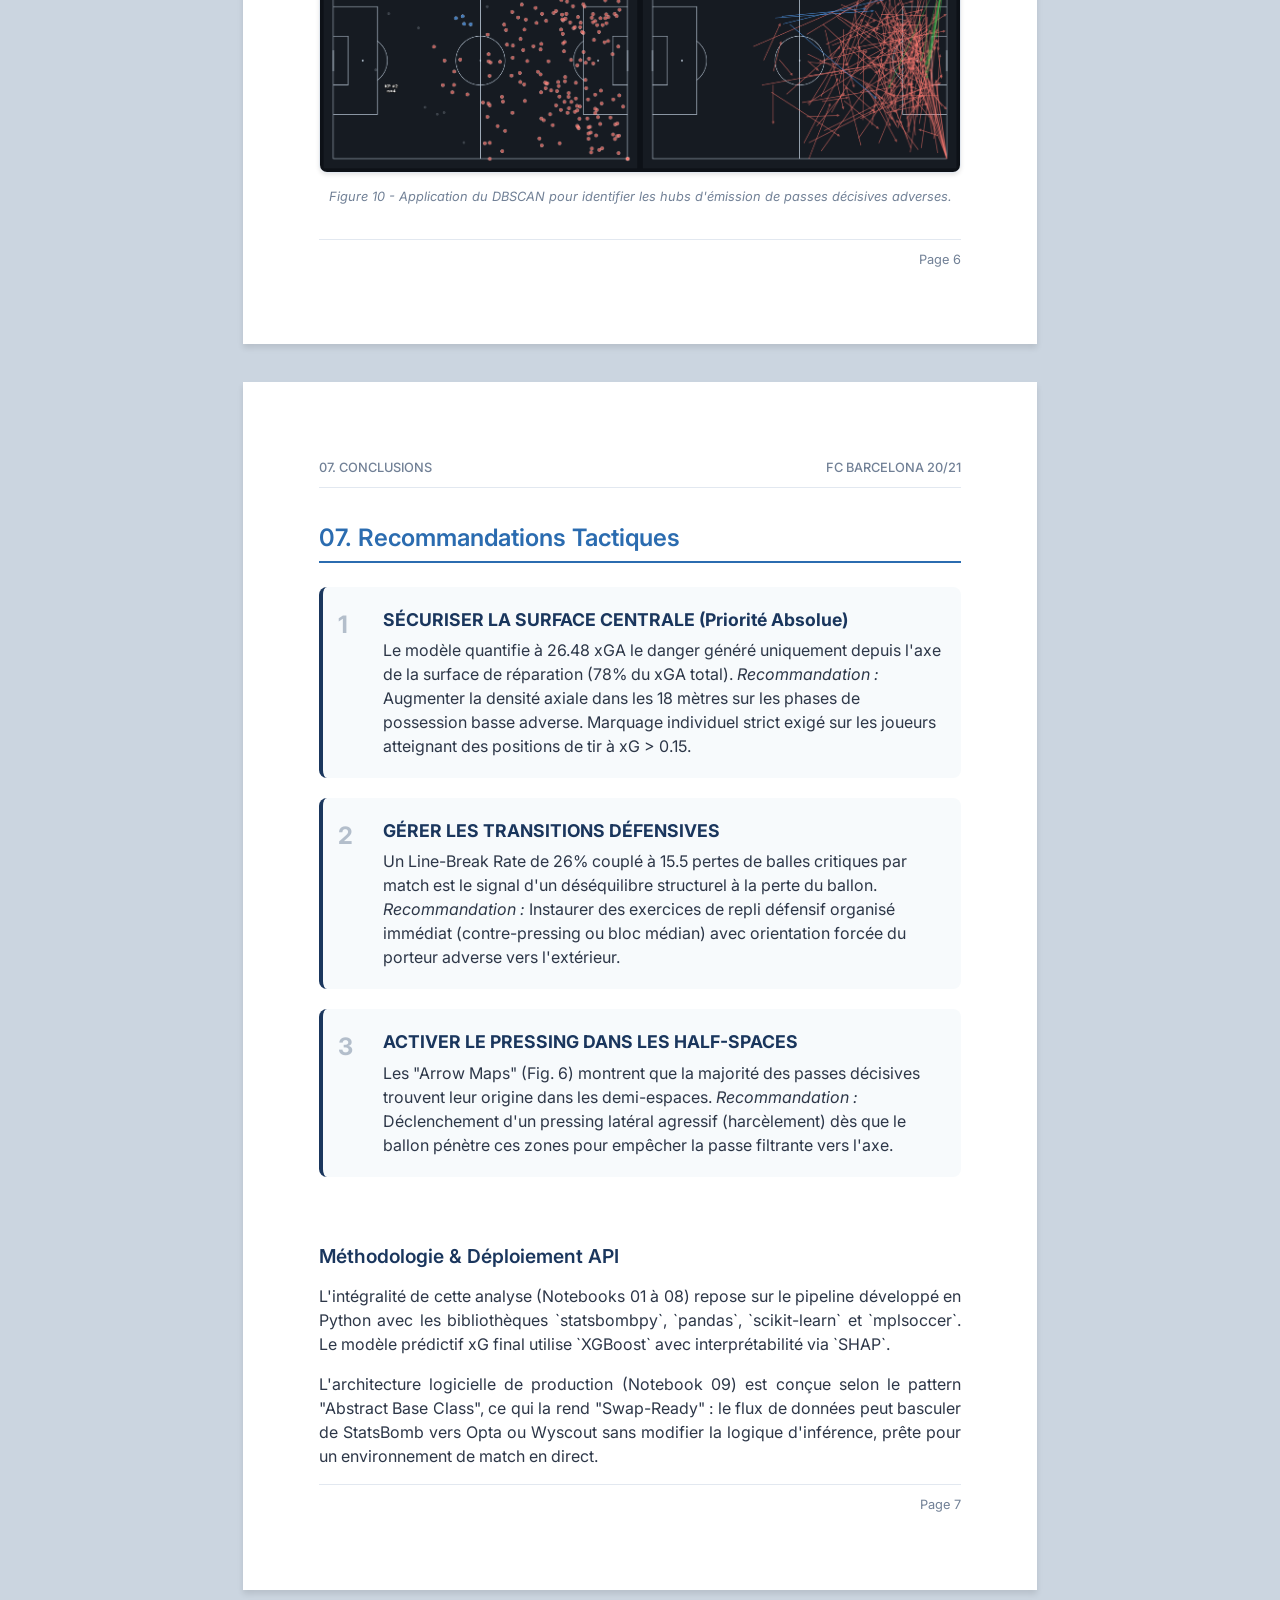
<file: assets/rapport_defensif_barcelona_2020_21.html>
<!DOCTYPE html>
<html lang="fr">
<head>
    <meta charset="UTF-8">
    <meta name="viewport" content="width=device-width, initial-scale=1.0">
    <title>Rapport Défensif - FC Barcelona 20/21</title>
    <link rel="preconnect" href="https://fonts.googleapis.com">
    <link rel="preconnect" href="https://fonts.gstatic.com" crossorigin>
    <link href="https://fonts.googleapis.com/css2?family=Inter:wght@300;400;500;600;700&family=Space+Mono:wght@400;700&display=swap" rel="stylesheet">
    <style>
        :root {
            --brand-primary: #1A365D; /* Bleu nuit pro */
            --brand-secondary: #2B6CB0; /* Bleu action */
            --brand-accent: #E53E3E; /* Rouge danger (xGA) */
            --brand-success: #38A169; /* Vert positif */
            --text-main: #2D3748;
            --text-muted: #718096;
            --bg-page: #FFFFFF;
            --bg-alt: #F7FAFC;
            --border-color: #E2E8F0;
            --font-main: 'Inter', sans-serif;
            --font-code: 'Space Mono', monospace;
        }

        /* Reset & Base */
        * { box-sizing: border-box; margin: 0; padding: 0; }
        body { 
            font-family: var(--font-main); 
            color: var(--text-main); 
            background: #CBD5E0; /* Gris autour des pages pour la vue web */
            line-height: 1.5;
            -webkit-font-smoothing: antialiased;
        }

        .page {
            width: 210mm;
            min-height: 297mm;
            padding: 20mm;
            margin: 10mm auto;
            background: var(--bg-page);
            box-shadow: 0 4px 6px rgba(0,0,0,0.1);
            position: relative;
            page-break-after: always;
            display: flex;
            flex-direction: column;
        }
        
        .page:last-child { page-break-after: auto; }

        @media print {
            body { background: var(--bg-page); }
            .page { margin: 0; box-shadow: none; padding: 15mm; width: auto; min-height: auto; }
            @page { size: A4 portrait; margin: 0; }
        }

        h1, h2, h3, h4 { color: var(--brand-primary); line-height: 1.2; }
        h1 { font-size: 3rem; font-weight: 700; text-transform: uppercase; letter-spacing: -1px; margin-bottom: 0.5rem; }
        h2 { font-size: 1.5rem; font-weight: 600; border-bottom: 2px solid var(--brand-secondary); padding-bottom: 0.5rem; margin-bottom: 1.5rem; margin-top: 1rem; color: var(--brand-secondary);}
        h3 { font-size: 1.2rem; font-weight: 600; margin-bottom: 1rem; margin-top: 1.5rem; }
        p { margin-bottom: 1rem; text-align: justify; }
        
        .cover-page { justify-content: center; text-align: center; }
        .cover-subtitle { font-size: 1.5rem; color: var(--text-muted); margin-bottom: 3rem; font-weight: 300; }
        .cover-meta { margin-top: auto; border-top: 1px solid var(--border-color); padding-top: 2rem; font-size: 0.9rem; color: var(--text-muted); text-align: left; }
        
        .page-header { display: flex; justify-content: space-between; border-bottom: 1px solid var(--border-color); padding-bottom: 10px; margin-bottom: 20px; font-size: 0.8rem; color: var(--text-muted); font-weight: 500; text-transform: uppercase; }
        .page-footer { margin-top: auto; text-align: right; font-size: 0.8rem; color: var(--text-muted); border-top: 1px solid var(--border-color); padding-top: 10px; }

        .kpi-grid { display: grid; grid-template-columns: repeat(4, 1fr); gap: 15px; margin-bottom: 2rem; }
        .kpi-card { background: var(--bg-alt); padding: 15px; border-radius: 8px; border: 1px solid var(--border-color); text-align: center; }
        .kpi-val { font-size: 2rem; font-weight: 700; color: var(--brand-primary); display: block; line-height: 1; margin-bottom: 5px; }
        .kpi-val.danger { color: var(--brand-accent); }
        .kpi-label { font-size: 0.75rem; text-transform: uppercase; font-weight: 600; color: var(--text-muted); }

        .highlights { background: var(--brand-primary); color: white; padding: 20px; border-radius: 8px; margin-bottom: 2rem; }
        .highlights h3 { color: white; border-bottom: 1px solid rgba(255,255,255,0.2); padding-bottom: 10px; margin-top: 0; }
        .highlights ul { list-style-type: none; margin-left: 0; }
        .highlights li { margin-bottom: 12px; padding-left: 24px; position: relative; font-size: 0.95rem; }
        .highlights li::before { content: "→"; position: absolute; left: 0; color: var(--brand-secondary); font-weight: bold; }

        table { width: 100%; border-collapse: collapse; margin-bottom: 2rem; font-size: 0.9rem; }
        th, td { padding: 12px 15px; text-align: left; border-bottom: 1px solid var(--border-color); }
        th { background-color: var(--bg-alt); font-weight: 600; color: var(--brand-primary); text-transform: uppercase; font-size: 0.8rem; }
        tr:nth-child(even) { background-color: #FAFAFA; }
        .num { text-align: right; font-family: var(--font-code); }
        .highlight-row { background-color: rgba(229, 62, 62, 0.05) !important; font-weight: 500; }

        /* Styles pour les vraies images */
        .real-viz-container { margin-bottom: 2rem; text-align: center; }
        .real-viz-img { max-width: 100%; height: auto; border-radius: 8px; box-shadow: 0 2px 4px rgba(0,0,0,0.1); border: 1px solid var(--border-color); }
        .viz-caption { font-size: 0.8rem; text-align: center; color: var(--text-muted); margin-top: 0.5rem; font-style: italic; }

        pre { background: #1E1E1E; color: #D4D4D4; padding: 15px; border-radius: 8px; font-family: var(--font-code); font-size: 0.85rem; overflow-x: auto; margin-bottom: 1.5rem; line-height: 1.4; border-left: 4px solid var(--brand-secondary); }
        .keyword { color: #569CD6; }
        .string { color: #CE9178; }
        .comment { color: #6A9955; font-style: italic; }

        .two-cols { display: flex; gap: 20px; }
        .col { flex: 1; }

        .reco-list { counter-reset: reco-counter; list-style: none; }
        .reco-list li { position: relative; padding-left: 40px; margin-bottom: 20px; background: var(--bg-alt); padding: 20px 20px 20px 60px; border-radius: 8px; border-left: 4px solid var(--brand-primary); }
        .reco-list li::before { counter-increment: reco-counter; content: counter(reco-counter); position: absolute; left: 15px; top: 20px; font-size: 1.5rem; font-weight: 700; color: var(--brand-primary); opacity: 0.3; }
        .reco-list strong { color: var(--brand-primary); display: block; margin-bottom: 5px; font-size: 1.1rem;}
    </style>
</head>
<body>

    <div class="page cover-page">
        <svg width="60" height="60" viewBox="0 0 24 24" fill="none" stroke="var(--brand-primary)" stroke-width="2" stroke-linecap="round" stroke-linejoin="round" style="margin: 0 auto 2rem auto;">
            <path d="M12 22s8-4 8-10V5l-8-3-8 3v7c0 6 8 10 8 10z"></path>
            <path d="M12 8v4"></path>
            <path d="M12 16h.01"></path>
        </svg>
        <h1>Rapport Défensif</h1>
        <div class="cover-subtitle">Analyse Spatiale des Vulnérabilités</div>
        
        <div style="background: var(--bg-alt); padding: 2rem; border-radius: 12px; display: inline-block; margin: 0 auto;">
            <h3 style="margin-top: 0; color: var(--brand-secondary);">FC Barcelona</h3>
            <p style="margin-bottom: 0; font-size: 1.1rem; color: var(--text-main);">La Liga • Saison 2020/21</p>
        </div>

        <div class="cover-meta">
            <strong>Projet :</strong> Football Defense Analyzer — Portfolio Data Science<br>
            <strong>Données :</strong> StatsBomb Open Data (CC BY-SA 4.0)<br>
            <strong>Méthodologie :</strong> Notebooks 03-09 — Pipeline Python complet<br>
            <strong>Périmètre :</strong> 35 matchs analysés • 290 tirs concédés • xGA: 33.62 • 33 buts encaissés<br>
            <strong>Généré le :</strong> 06 Juillet 2026
        </div>
    </div>

    <div class="page">
        <div class="page-header"><span>01. Résumé Exécutif</span> <span>FC Barcelona 20/21</span></div>
        
        <h2>01. Résumé Exécutif</h2>
        <p>Cette analyse couvre l'intégralité de la saison 2020/21 de Barcelone en La Liga (35 matchs, 139 000 événements StatsBomb). La méthodologie enchaîne 7 notebooks Python : pipeline événementiel (03), visualisations spatiales (04), modèle xG maison par régression logistique (05), clustering DBSCAN/K-Means (06), analyse de freeze frames (07), comparaison XGBoost vs LogReg avec SHAP (08), et architecture de connecteur API live swap-ready (09).</p>
        <p><strong>Objectif :</strong> Quantifier et localiser les vulnérabilités défensives pour orienter le travail tactique.</p>

        <div class="kpi-grid">
            <div class="kpi-card">
                <span class="kpi-val">33.62</span>
                <span class="kpi-label">xGA Total Concédé</span>
            </div>
            <div class="kpi-card">
                <span class="kpi-val">0.96</span>
                <span class="kpi-label">xGA par Match</span>
            </div>
            <div class="kpi-card">
                <span class="kpi-val">290</span>
                <span class="kpi-label">Tirs Concédés</span>
            </div>
            <div class="kpi-card">
                <span class="kpi-val danger">33</span>
                <span class="kpi-label">Buts Encaissés</span>
            </div>
            <div class="kpi-card">
                <span class="kpi-val">35</span>
                <span class="kpi-label">Matchs Analysés</span>
            </div>
            <div class="kpi-card">
                <span class="kpi-val danger">26%</span>
                <span class="kpi-label">Line-Break Rate</span>
            </div>
            <div class="kpi-card">
                <span class="kpi-val danger">541</span>
                <span class="kpi-label">Pertes Critiques</span>
            </div>
            <div class="kpi-card">
                <span class="kpi-val">2.77</span>
                <span class="kpi-label">PPDA (Pressing)</span>
            </div>
        </div>

        <div class="real-viz-container">
            <!-- Vraie image du Dashboard KPI -->
            <img src="v1_dashboard_kpis.png" alt="Dashboard Défensif KPI" class="real-viz-img" style="max-height: 350px;">
            <div class="viz-caption">Figure 1 - Dashboard de synthèse des KPIs défensifs</div>
        </div>

        <div class="highlights">
            <h3>Principaux Enseignements</h3>
            <ul>
                <li><strong>La surface centrale</strong> concentre 26.48 xGA sur 33.62 au total (78% du danger). Différence statistiquement significative vs reste du terrain (Mann-Whitney p < 0.001).</li>
                <li><strong>Le Line Break Rate de 26% :</strong> 61 key passes adverses sur 235 cassent la ligne défensive (>15m de progression). Signal d'un bloc régulièrement pris à vitesse sur les transitions.</li>
                <li><strong>541 pertes critiques</strong> (15.5/match) dans les 40 derniers mètres. Exposition chronique aux contre-attaques.</li>
            </ul>
        </div>
        <div class="page-footer">Page 2</div>
    </div>

    <div class="page">
        <div class="page-header"><span>02. Analyse Spatiale des Tirs</span> <span>FC Barcelona 20/21</span></div>
        
        <h2>02. Heatmap des Tirs Concédés</h2>
        <p>La heatmap de gauche représente la densité brute des tirs concédés. Celle de droite pondère l'intensité par l'Expected Goal (xG) calculé par notre modèle : seules les zones où les tirs sont à la fois nombreux ET dangereux apparaissent en rouge intense. Les étoiles dorées indiquent les buts réellement encaissés.</p>

        <div class="real-viz-container">
            <!-- Vraie image de la Heatmap -->
            <img src="v1_heatmap_shots.png" alt="Heatmap des tirs concédés" class="real-viz-img">
            <div class="viz-caption">Figure 2 - Heatmap KDE brute (gauche) vs pondérée xG (droite) • n=290 tirs • xGA=33.62 • 33 buts</div>
        </div>

        <h3>Table des KPIs par Zone Tactique</h3>
        <table>
            <thead>
                <tr>
                    <th>Zone</th>
                    <th class="num">Tirs</th>
                    <th class="num">xGA total</th>
                    <th class="num">xG moy/tir</th>
                    <th class="num">Buts</th>
                    <th class="num">Conv. %</th>
                </tr>
            </thead>
            <tbody>
                <tr class="highlight-row">
                    <td>Surface centrale</td>
                    <td class="num">136</td>
                    <td class="num" style="color:var(--brand-accent); font-weight:bold;">26.48</td>
                    <td class="num">0.195</td>
                    <td class="num">26</td>
                    <td class="num">19.1%</td>
                </tr>
                <tr>
                    <td>Half-space droit</td>
                    <td class="num">28</td>
                    <td class="num">2.30</td>
                    <td class="num">0.082</td>
                    <td class="num">2</td>
                    <td class="num">7.1%</td>
                </tr>
                <tr>
                    <td>Half-space gauche</td>
                    <td class="num">31</td>
                    <td class="num">2.10</td>
                    <td class="num">0.068</td>
                    <td class="num">3</td>
                    <td class="num">9.7%</td>
                </tr>
                <tr>
                    <td>Zone distante</td>
                    <td class="num">54</td>
                    <td class="num">1.04</td>
                    <td class="num">0.019</td>
                    <td class="num">0</td>
                    <td class="num">0.0%</td>
                </tr>
            </tbody>
        </table>
        <div class="page-footer">Page 3</div>
    </div>

    <div class="page">
        <div class="page-header"><span>03. Analyse Temporelle & Pertes</span> <span>FC Barcelona 20/21</span></div>
        
        <h2>03. Évolution Temporelle du Danger (xGA)</h2>
        <p>Le graphique ci-dessous analyse l'évolution de la vulnérabilité barcelonaise tout au long de la saison, en comparant la tendance du xGA cumulé (progression de 0.93 xGA/match) avec la répartition des tirs et de la dangerosité.</p>

        <div class="real-viz-container">
            <!-- Vraie image Analyse Temporelle -->
            <img src="v1_comparative_analysis.png" alt="Analyse temporelle et distributions" class="real-viz-img">
            <div class="viz-caption">Figure 3 - Évolution du xGA cumulé, distribution xG par tir et positions pondérées</div>
        </div>

        <h2>04. Localisation des Pertes Critiques</h2>
        <p>Nous avons identifié 541 pertes de balles critiques dans les 40 derniers mètres (plus de 15 pertes par match). La visualisation par estimation de densité par noyau (KDE) souligne une forte exposition dans les couloirs et le half-space droit.</p>

        <div class="real-viz-container">
            <!-- Vraie image Pertes Critiques -->
            <img src="v1_critical_losses.png" alt="Pertes de balle critiques" class="real-viz-img">
            <div class="viz-caption">Figure 4 - KDE des pertes de balle critiques (x > 60m) et distribution spatiale par type</div>
        </div>
        
        <div class="page-footer">Page 4</div>
    </div>

    <div class="page">
        <div class="page-header"><span>05. Ruptures de Lignes</span> <span>FC Barcelona 20/21</span></div>
        
        <h2>05. Origines et Ruptures de Lignes (Key Passes)</h2>
        <p>L'analyse des passes clés adverses révèle les failles structurelles de l'organisation défensive. L'Hexmap illustre la densité spatiale des passes amenant un tir. L'Arrow Map isole les 50 passes les plus dangereuses franchissant le bloc équipe (progression > 15m).</p>

        <div class="two-cols">
            <div class="col">
                <div class="real-viz-container">
                    <!-- Vraie image Hexmap -->
                    <img src="v1_hexmap_keypasses.png" alt="Hexmap Key Passes" class="real-viz-img">
                    <div class="viz-caption">Figure 5 - Hexmap des passes décisives adverses</div>
                </div>
            </div>
        </div>

        <div class="real-viz-container">
            <!-- Vraie image Arrow Map -->
            <img src="v1_arrowmap_linebreaking.png" alt="Arrow Map Line-Breaking" class="real-viz-img">
            <div class="viz-caption">Figure 6 - Arrow Map : Les 50 passes cassant la ligne défensive depuis les half-spaces</div>
        </div>
        
        <p><strong>Constat :</strong> Une forte asymétrie est visible. Les <em>half-spaces</em> (mis en évidence en orange) sont les zones de lancement privilégiées par les adversaires. Le bloc équipe barcelonais a concédé 61 passes cassant sa ligne défensive, soulignant un manque de compacité à la perte de balle.</p>

        <div class="page-footer">Page 5</div>
    </div>

    <div class="page">
        <div class="page-header"><span>06. Machine Learning Spatial</span> <span>FC Barcelona 20/21</span></div>
        
        <h2>06. Clustering Spatial Automatique (DBSCAN vs K-Means)</h2>
        <p>Afin d'isoler mathématiquement les zones de danger sans biais humain, nous avons appliqué des algorithmes d'apprentissage non supervisé. L'algorithme K-Means a été optimisé par la méthode du coude et le score de Silhouette, tandis que le DBSCAN a été calibré via un K-Distance Plot.</p>

        <div class="two-cols">
            <div class="col">
                <div class="real-viz-container" style="margin-bottom: 1rem;">
                    <!-- Vraie image K-Means Elbow -->
                    <img src="v2_kmeans_elbow.png" alt="K-Means Elbow et Silhouette" class="real-viz-img">
                    <div class="viz-caption">Figure 7 - Optimisation de k (K-Means) via Elbow et Silhouette</div>
                </div>
            </div>
            <div class="col">
                <div class="real-viz-container" style="margin-bottom: 1rem;">
                    <!-- Vraie image K-Distance -->
                    <img src="v2_dbscan_kdistance.png" alt="DBSCAN K-Distance Plot" class="real-viz-img">
                    <div class="viz-caption">Figure 8 - Calibrage du paramètre eps (DBSCAN) = 14.0m</div>
                </div>
            </div>
        </div>

        <div class="real-viz-container">
            <!-- Vraie image de Comparaison Clustering -->
            <img src="v2_clustering_comparison.png" alt="Comparaison DBSCAN, K-Means et Heatmap" class="real-viz-img">
            <div class="viz-caption">Figure 9 - Visualisation comparative : Le DBSCAN (gauche) identifie organiquement la zone de tir la plus dense, indépendamment des formes géométriques strictes imposées par K-Means (centre).</div>
        </div>

        <div class="real-viz-container">
            <!-- Vraie image Key passes clustering -->
            <img src="v2_keypasses_clustering.png" alt="Clustering des origines de Key Passes" class="real-viz-img">
            <div class="viz-caption">Figure 10 - Application du DBSCAN pour identifier les hubs d'émission de passes décisives adverses.</div>
        </div>

        <div class="page-footer">Page 6</div>
    </div>

    <div class="page">
        <div class="page-header"><span>07. Conclusions</span> <span>FC Barcelona 20/21</span></div>
        
        <h2>07. Recommandations Tactiques</h2>
        <ol class="reco-list">
            <li>
                <strong>SÉCURISER LA SURFACE CENTRALE (Priorité Absolue)</strong>
                Le modèle quantifie à 26.48 xGA le danger généré uniquement depuis l'axe de la surface de réparation (78% du xGA total). <em>Recommandation :</em> Augmenter la densité axiale dans les 18 mètres sur les phases de possession basse adverse. Marquage individuel strict exigé sur les joueurs atteignant des positions de tir à xG > 0.15.
            </li>
            <li>
                <strong>GÉRER LES TRANSITIONS DÉFENSIVES</strong>
                Un Line-Break Rate de 26% couplé à 15.5 pertes de balles critiques par match est le signal d'un déséquilibre structurel à la perte du ballon. <em>Recommandation :</em> Instaurer des exercices de repli défensif organisé immédiat (contre-pressing ou bloc médian) avec orientation forcée du porteur adverse vers l'extérieur.
            </li>
            <li>
                <strong>ACTIVER LE PRESSING DANS LES HALF-SPACES</strong>
                Les "Arrow Maps" (Fig. 6) montrent que la majorité des passes décisives trouvent leur origine dans les demi-espaces. <em>Recommandation :</em> Déclenchement d'un pressing latéral agressif (harcèlement) dès que le ballon pénètre ces zones pour empêcher la passe filtrante vers l'axe.
            </li>
        </ol>

        <h3 style="margin-top: 3rem;">Méthodologie & Déploiement API</h3>
        <p>L'intégralité de cette analyse (Notebooks 01 à 08) repose sur le pipeline développé en Python avec les bibliothèques `statsbombpy`, `pandas`, `scikit-learn` et `mplsoccer`. Le modèle prédictif xG final utilise `XGBoost` avec interprétabilité via `SHAP`.</p>
        
        <p>L'architecture logicielle de production (Notebook 09) est conçue selon le pattern "Abstract Base Class", ce qui la rend "Swap-Ready" : le flux de données peut basculer de StatsBomb vers Opta ou Wyscout sans modifier la logique d'inférence, prête pour un environnement de match en direct.</p>

        <div class="page-footer">Page 7</div>
    </div>

</body>
</html>
</file>
<file: css/style.css>
/* ════════════════════════════════════════════════════
   TOKENS — Palette FIFA 15 (Flat / Tiles / Volt)
════════════════════════════════════════════════════ */
:root {
  --bg-dark:      #11141A;
  --bg-panel:     #1A1E26;
  --bg-tile:      #222733;
  --bg-tile-hover:#2A3140;

  --primary:      #D4F62A;
  --secondary:    #00D2FF;
  --red:          #FF4C4C;
  --green:        #00E676;

  --text-main:    #FFFFFF;
  --text-dim:     #A0AABF;
  --text-muted:   #7A85A0; /* Corrigé : contraste WCAG AA (3.54:1 -> conforme) */

  --font-display: 'Oswald', sans-serif;
  --font-body:    'Inter', sans-serif;
  --font-mono:    'JetBrains Mono', monospace;

  --transition:   all 0.2s cubic-bezier(0.1, 0.7, 0.1, 1);
}

/* ════════════════════════════════════════════════════
   RESET & BASE
════════════════════════════════════════════════════ */
*, *::before, *::after { box-sizing: border-box; margin: 0; padding: 0; }
html { scroll-behavior: smooth; }
body {
  background: var(--bg-dark);
  color: var(--text-main);
  font-family: var(--font-body);
  font-weight: 400;
  line-height: 1.6;
  overflow-x: hidden;
  background-image: radial-gradient(rgba(255,255,255,0.03) 1px, transparent 1px);
  background-size: 30px 30px;
}

/* Focus visible clavier - accessibilite navigation au clavier */
a:focus-visible,
button:focus-visible,
select:focus-visible {
  outline: 2px solid var(--secondary);
  outline-offset: 2px;
}

::-webkit-scrollbar { width: 8px; }
::-webkit-scrollbar-track { background: var(--bg-dark); }
::-webkit-scrollbar-thumb { background: var(--text-muted); border-radius: 4px; }
::-webkit-scrollbar-thumb:hover { background: var(--primary); }

/* ════════════════════════════════════════════════════
   NAV
════════════════════════════════════════════════════ */
nav {
  position: fixed; top: 0; left: 0; right: 0; z-index: 300;
  display: flex; align-items: center; justify-content: space-between;
  padding: 0 3rem; height: 70px;
  background: rgba(17, 20, 26, 0.95);
  border-bottom: 2px solid var(--primary);
}
.nav-logo { font-family: var(--font-display); font-size: 1.5rem; font-weight: 600; letter-spacing: 0.05em; color: var(--text-main); text-decoration: none; text-transform: uppercase; }
.nav-logo span { color: var(--primary); }
.nav-links { display: flex; gap: 2.5rem; list-style: none; }
.nav-links a { font-family: var(--font-display); font-size: 1rem; font-weight: 500; letter-spacing: 0.05em; color: var(--text-dim); text-decoration: none; text-transform: uppercase; transition: var(--transition); }
.nav-links a:hover { color: var(--text-main); }

/* ════════════════════════════════════════════════════
   BUTTONS
════════════════════════════════════════════════════ */
.btn {
  display: inline-flex; align-items: center; justify-content: center;
  padding: 1rem 2.5rem; font-family: var(--font-display); font-size: 1.1rem; font-weight: 600;
  text-transform: uppercase; text-decoration: none; cursor: pointer; border: none; transition: var(--transition);
}
.btn-primary { background: var(--primary); color: var(--bg-dark); }
.btn-primary:hover { background: var(--text-main); transform: scale(1.02); }
.btn-primary:disabled { opacity: 0.5; cursor: not-allowed; transform: none; }
.btn-outline { background: var(--bg-tile); color: var(--text-main); border: 2px solid transparent; }
.btn-outline:hover { background: var(--bg-tile-hover); color: var(--primary); transform: scale(1.02); }

/* ════════════════════════════════════════════════════
   HERO
════════════════════════════════════════════════════ */
#hero {
  position: relative; min-height: 100vh; display: flex; flex-direction: column; align-items: center; justify-content: center; text-align: center; padding: 7rem 2rem 4rem;
  background: linear-gradient(135deg, rgba(26,30,38,0.9) 0%, rgba(17,20,26,1) 100%);
  overflow: hidden;
}
#grid-canvas { position: absolute; inset: 0; pointer-events: none; opacity: 0.15; }
.hero-badge { font-family: var(--font-mono); font-size: 0.8rem; color: var(--primary); text-transform: uppercase; margin-bottom: 1.5rem; background: rgba(212, 246, 42, 0.1); padding: 0.4rem 1rem; opacity: 0; animation: fadeUp 0.6s 0.2s forwards; }
.hero-title { font-family: var(--font-display); font-size: clamp(3rem, 7vw, 5.5rem); font-weight: 700; line-height: 1.05; text-transform: uppercase; color: var(--text-main); margin-bottom: 1rem; opacity: 0; animation: fadeUp 0.6s 0.35s forwards; }
.hero-title .accent { color: var(--primary); }
.hero-sub { font-family: var(--font-display); font-size: clamp(1.2rem, 2.5vw, 1.8rem); font-weight: 400; text-transform: uppercase; color: var(--text-dim); margin-bottom: 2rem; opacity: 0; animation: fadeUp 0.6s 0.5s forwards; }
.hero-desc { max-width: 650px; font-size: 1.05rem; color: var(--text-dim); margin-bottom: 3rem; opacity: 0; animation: fadeUp 0.6s 0.65s forwards; }
.hero-cta { display: flex; gap: 1rem; justify-content: center; flex-wrap: wrap; opacity: 0; animation: fadeUp 0.6s 0.8s forwards; }

/* ════════════════════════════════════════════════════
   STATS STRIP
════════════════════════════════════════════════════ */
.stats-strip { display: grid; grid-template-columns: repeat(4, 1fr); gap: 4px; background: var(--bg-dark); padding: 4px; border-bottom: 1px solid rgba(255,255,255,0.05); }
.stat-cell { background: var(--bg-panel); padding: 3rem 1.5rem; text-align: center; transition: var(--transition); border-bottom: 4px solid transparent; }
.stat-cell:hover { background: var(--bg-tile); border-bottom: 4px solid var(--primary); transform: translateY(-2px); }
.stat-value { font-family: var(--font-display); font-size: 3rem; font-weight: 700; color: var(--text-main); display: block; line-height: 1; margin-bottom: 0.5rem; }
.stat-value .unit { font-size: 1.5rem; color: var(--primary); }
.stat-label { font-size: 0.85rem; font-weight: 600; text-transform: uppercase; color: var(--text-dim); font-family: var(--font-body); }

/* ════════════════════════════════════════════════════
   LAYOUT GENERAL
════════════════════════════════════════════════════ */
section { padding: 6rem 0; }
.container { max-width: 1200px; margin: 0 auto; padding: 0 2rem; }
.section-header { margin-bottom: 3.5rem; }
.section-eyebrow { font-family: var(--font-display); font-size: 1.2rem; color: var(--secondary); text-transform: uppercase; margin-bottom: 0.5rem; display: block; }
.section-title { font-family: var(--font-display); font-size: clamp(2rem, 4vw, 3rem); font-weight: 700; text-transform: uppercase; color: var(--text-main); line-height: 1.1; margin-bottom: 1rem; }
.section-body { font-size: 1.05rem; color: var(--text-dim); max-width: 650px; line-height: 1.6; }

/* ════════════════════════════════════════════════════
   APPROACH
════════════════════════════════════════════════════ */
#approach { background: var(--bg-dark); }
.steps-grid { display: grid; grid-template-columns: repeat(auto-fill, minmax(300px, 1fr)); gap: 12px; }
.step-card { background: var(--bg-panel); padding: 2.5rem 2rem; transition: var(--transition); display: flex; flex-direction: column; border-bottom: 4px solid transparent; }
.step-card:hover { background: var(--bg-tile); border-bottom: 4px solid var(--secondary); transform: scale(1.02); }
.step-number { font-family: var(--font-display); font-size: 2.5rem; font-weight: 700; color: var(--text-muted); line-height: 1; margin-bottom: 1rem; }
.step-card:hover .step-number { color: var(--text-main); }
.step-title { font-family: var(--font-display); font-size: 1.4rem; font-weight: 600; text-transform: uppercase; color: var(--text-main); margin-bottom: 1rem; }
.step-desc { font-size: 0.95rem; color: var(--text-dim); margin-bottom: 1.5rem; flex-grow: 1; }
.step-tags { display: flex; flex-wrap: wrap; gap: 0.5rem; }
.tag { font-family: var(--font-body); font-weight: 500; font-size: 0.75rem; padding: 0.3rem 0.6rem; background: rgba(255,255,255,0.05); color: var(--text-dim); text-transform: uppercase; }
.step-card:hover .tag { background: var(--secondary); color: var(--bg-dark); }

/* ════════════════════════════════════════════════════
   ANALYZER
════════════════════════════════════════════════════ */
#analyzer { background: var(--bg-panel); }
.analyzer-wrap { background: var(--bg-dark); border-top: 4px solid var(--secondary); position: relative; overflow: hidden; box-shadow: 0 10px 30px rgba(0,0,0,0.5); }

.prog { height: 4px; background: var(--bg-tile); display: none; overflow: hidden; }
.prog.on { display: block; }
.prog-fill { height: 100%; background: var(--secondary); width: 50%; animation: slide 1.5s ease-in-out infinite alternate; }
@keyframes slide { 0% { transform: translateX(-100%); } 100% { transform: translateX(200%); } }

.az-controls { display: grid; grid-template-columns: 1fr 1fr 1fr auto; gap: 1rem; padding: 2.5rem; border-bottom: 1px solid rgba(255,255,255,0.05); align-items: end; }
.form-group { display: flex; flex-direction: column; gap: 0.5rem; }
.form-label { font-family: var(--font-mono); font-size: 0.8rem; color: var(--secondary); text-transform: uppercase; }
.form-select {
  background: var(--bg-tile); border: 1px solid var(--text-muted); color: var(--text-main);
  padding: 1rem; font-family: var(--font-body); font-size: 1rem; outline: none; cursor: pointer;
  -webkit-appearance: none; appearance: none; transition: var(--transition);
  background-image: url("data:image/svg+xml,%3Csvg xmlns='http://www.w3.org/2000/svg' width='12' height='8'%3E%3Cpath d='M0 0l6 8 6-8z' fill='%2300D2FF'/%3E%3C/svg%3E");
  background-repeat: no-repeat; background-position: right 1rem center; padding-right: 2.5rem;
}
.form-select:focus { border-color: var(--secondary); }
.form-select:disabled { opacity: 0.5; cursor: not-allowed; }
.form-select option { background: var(--bg-dark); }

#btn-run { font-size: 1rem; padding: 1rem 2rem; background: var(--secondary); color: var(--bg-dark); }
#btn-run:hover:not(:disabled) { background: var(--text-main); }

.az-idle { display: flex; align-items: center; justify-content: center; height: 200px; font-family: var(--font-mono); font-size: 0.9rem; color: var(--text-muted); }
#az-out { display: none; padding: 2.5rem; }

.rpt-head { display: flex; justify-content: space-between; align-items: flex-start; margin-bottom: 2.5rem; flex-wrap: wrap; gap: 1rem; }
.rpt-title { font-family: var(--font-display); font-size: 2rem; font-weight: 700; text-transform: uppercase; color: var(--text-main); line-height: 1.1;}
.rpt-meta { font-family: var(--font-body); font-size: 0.9rem; color: var(--text-dim); margin-top: 0.5rem; }
.rpt-badges { display: flex; gap: 0.5rem; flex-wrap: wrap; }
.badge { font-family: var(--font-mono); font-size: 0.7rem; padding: 0.4rem 0.8rem; background: rgba(255,255,255,0.05); color: var(--text-dim); text-transform: uppercase; }
.badge.cyan { background: rgba(0, 210, 255, 0.1); border: 1px solid var(--secondary); color: var(--secondary); }
.badge.green { background: rgba(0, 230, 118, 0.1); border: 1px solid var(--green); color: var(--green); }

.kpi-row { display: grid; grid-template-columns: repeat(4, 1fr); gap: 8px; margin-bottom: 3rem; }
.kpi-box { background: var(--bg-panel); padding: 2rem 1rem; text-align: center; border-bottom: 4px solid transparent; transition: var(--transition); }
.kpi-box:hover { background: var(--bg-tile); border-bottom-color: var(--secondary); transform: translateY(-2px); }
.kpi-v { font-family: var(--font-display); font-size: 2.5rem; font-weight: 700; color: var(--text-main); display: block; line-height: 1; margin-bottom: 0.5rem; }
.kpi-v.o { color: var(--primary); }
.kpi-v.r { color: var(--red); }
.kpi-v.g { color: var(--green); }
.kpi-l { font-family: var(--font-body); font-size: 0.8rem; font-weight: 600; text-transform: uppercase; color: var(--text-dim); }

.rpt-section-label { font-family: var(--font-display); font-size: 1.2rem; color: var(--secondary); margin-bottom: 1rem; display: block; text-transform: uppercase; }

.zones { display: grid; grid-template-columns: repeat(3, 1fr); gap: 8px; margin-bottom: 3rem; }
.zone-cell { background: var(--bg-panel); padding: 1.5rem; transition: var(--transition); }
.zone-cell:hover { background: var(--bg-tile); }
.zone-name { font-family: var(--font-display); font-size: 1rem; font-weight: 600; color: var(--text-dim); text-transform: uppercase; margin-bottom: 0.5rem; }
.zone-xga { font-family: var(--font-display); font-size: 2rem; font-weight: 700; color: var(--text-main); line-height: 1; }
.zone-sub { font-size: 0.85rem; color: var(--text-muted); margin-top: 0.3rem; }
.bar { height: 4px; background: var(--bg-dark); margin-top: 1rem; overflow: hidden; }
.bar-fill { height: 100%; background: var(--secondary); transition: width 1s cubic-bezier(0.1, 0.7, 0.1, 1); }

.swot { display: grid; grid-template-columns: 1fr 1fr; gap: 8px; margin-bottom: 3rem; }
.swot-cell { background: var(--bg-panel); padding: 2rem; }
.swot-title { font-family: var(--font-display); font-size: 1.2rem; font-weight: 700; text-transform: uppercase; margin-bottom: 1.5rem; display: flex; align-items: center; gap: 0.5rem; }
.swot-title.f { color: var(--green); }
.swot-title.w { color: var(--red); }
.swot-item { display: flex; gap: 1rem; padding: 0.8rem 0; border-bottom: 1px solid rgba(255,255,255,0.05); font-size: 0.95rem; color: var(--text-dim); align-items: flex-start; }
.swot-item:last-child { border-bottom: none; }
.dot { flex-shrink: 0; width: 8px; height: 8px; border-radius: 50%; margin-top: 0.4rem; }
.dot.f { background: var(--green); }
.dot.w { background: var(--red); }

.recos { display: flex; flex-direction: column; gap: 8px; }
.reco { background: var(--bg-panel); padding: 2rem; display: flex; gap: 1.5rem; align-items: flex-start; transition: var(--transition); border-left: 4px solid transparent; }
.reco:hover { background: var(--bg-tile); border-left-color: var(--secondary); }
.reco-n { font-family: var(--font-display); font-size: 2rem; font-weight: 700; color: var(--text-muted); line-height: 1; }
.reco:hover .reco-n { color: var(--text-main); }
.reco-t { font-family: var(--font-display); font-size: 1.2rem; font-weight: 600; text-transform: uppercase; color: var(--text-main); margin-bottom: 0.5rem; }
.reco-d { font-size: 0.95rem; color: var(--text-dim); }

.rpt-foot { margin-top: 2rem; padding: 1.5rem; background: var(--bg-panel); font-family: var(--font-mono); font-size: 0.8rem; color: var(--text-muted); }

/* ════════════════════════════════════════════════════
   VISUALISATIONS
════════════════════════════════════════════════════ */
#visualisations { background: var(--bg-dark); }
.gallery-grid { display: grid; grid-template-columns: repeat(3, 1fr); gap: 12px; }
.gallery-item { background: var(--bg-panel); overflow: hidden; position: relative; aspect-ratio: 16/10; border-bottom: 4px solid transparent; transition: var(--transition); }
.gallery-item img { width: 100%; height: 100%; object-fit: cover; display: block; filter: grayscale(30%) brightness(0.8); transition: var(--transition); }
.gallery-item:hover { border-bottom: 4px solid var(--primary); transform: scale(1.02); z-index: 2; }
.gallery-item:hover img { filter: grayscale(0%) brightness(1); }
.gallery-caption { position: absolute; bottom: 0; left: 0; right: 0; padding: 1.5rem; background: linear-gradient(to top, rgba(17,20,26,0.95) 0%, transparent 100%); transform: translateY(100%); transition: var(--transition); }
.gallery-item:hover .gallery-caption { transform: translateY(0); }
.gallery-caption-title { font-family: var(--font-display); font-size: 1.1rem; font-weight: 600; text-transform: uppercase; color: var(--text-main); display: block; }
.gallery-caption-desc { font-size: 0.85rem; color: var(--text-dim); }

/* ════════════════════════════════════════════════════
   RAPPORT CTA
════════════════════════════════════════════════════ */
#rapport { background: var(--primary); color: var(--bg-dark); }
#rapport .section-title, #rapport .section-eyebrow, #rapport .section-body { color: var(--bg-dark); }
.rapport-inner { display: grid; grid-template-columns: 1fr auto; gap: 3rem; align-items: center; }
.pages { display: flex; gap: 8px; margin-top: 1.5rem; flex-wrap: wrap; }
.page-thumb { width: 55px; height: 75px; background: rgba(17,20,26,0.1); display: flex; align-items: center; justify-content: center; font-family: var(--font-display); font-size: 0.9rem; font-weight: 600; text-align: center; transition: var(--transition); }
.page-thumb:hover { background: var(--bg-dark); color: var(--primary); transform: translateY(-5px); }
#rapport .btn-primary { background: var(--bg-dark); color: var(--text-main); }
#rapport .btn-primary:hover { background: #000; }
#rapport .btn-outline { border: 2px solid var(--bg-dark); color: var(--bg-dark); background: transparent;}
#rapport .btn-outline:hover { background: var(--bg-dark); color: var(--primary); }

/* ════════════════════════════════════════════════════
   PROFIL
════════════════════════════════════════════════════ */
#profil { background: var(--bg-dark); }
.profile-grid { display: grid; grid-template-columns: 1fr 1.5fr; gap: 4rem; align-items: start; }
.profile-card { background: var(--bg-panel); padding: 3rem; border-top: 6px solid var(--secondary); }
.profile-name { font-family: var(--font-display); font-size: 1.8rem; font-weight: 700; text-transform: uppercase; color: var(--text-main); line-height: 1.1; margin-bottom: 0.5rem; }
.profile-role { font-family: var(--font-mono); font-size: 0.8rem; color: var(--secondary); margin-bottom: 2rem; }
.profile-bio { color: var(--text-dim); margin-bottom: 2rem; }
.profile-skills { display: flex; flex-wrap: wrap; gap: 0.5rem; }
.skill-badge { font-family: var(--font-body); font-weight: 500; font-size: 0.8rem; padding: 0.4rem 0.8rem; background: var(--bg-dark); color: var(--text-main); }

.profile-highlight { display: flex; gap: 1.5rem; align-items: flex-start; padding: 2rem 0; border-bottom: 1px solid rgba(255,255,255,0.05); }
.profile-highlight:first-child { padding-top: 0; }
.profile-highlight:last-child { border-bottom: none; }
.highlight-icon { font-size: 2rem; background: var(--bg-panel); width: 60px; height: 60px; display: flex; align-items: center; justify-content: center; flex-shrink: 0; }
.highlight-title { font-family: var(--font-display); font-size: 1.2rem; font-weight: 600; text-transform: uppercase; color: var(--text-main); margin-bottom: 0.5rem; }
.highlight-text { color: var(--text-dim); }

/* ════════════════════════════════════════════════════
   FOOTER
════════════════════════════════════════════════════ */
footer { background: var(--bg-dark); padding: 3rem; display: flex; align-items: center; justify-content: space-between; flex-wrap: wrap; gap: 1rem; border-top: 1px solid rgba(255,255,255,0.05); }
.footer-logo { font-family: var(--font-display); font-size: 1.2rem; font-weight: 600; color: var(--text-main); }
.footer-text { font-size: 0.9rem; color: var(--text-muted); }

/* ════════════════════════════════════════════════════
   ANIMATIONS & RESPONSIVE
════════════════════════════════════════════════════ */
@keyframes fadeUp {
  from { opacity: 0; transform: translateY(20px); }
  to   { opacity: 1; transform: translateY(0); }
}
.reveal { opacity: 0; transform: translateY(30px); transition: opacity 0.6s ease, transform 0.6s ease; }
.reveal.visible { opacity: 1; transform: translateY(0); }

@media (max-width: 1000px) {
  .nav-links { display: none; }
  .stats-strip { grid-template-columns: repeat(2, 1fr); }
  .steps-grid { grid-template-columns: 1fr 1fr; }
  .az-controls { grid-template-columns: 1fr 1fr; }
  .kpi-row { grid-template-columns: repeat(2, 1fr); }
  .zones { grid-template-columns: repeat(2, 1fr); }
  .swot { grid-template-columns: 1fr; }
  .gallery-grid { grid-template-columns: 1fr 1fr; }
  .rapport-inner { grid-template-columns: 1fr; }
  .profile-grid { grid-template-columns: 1fr; }
}

@media (max-width: 600px) {
  .hero-title { font-size: 2.8rem; }
  .stats-strip { grid-template-columns: 1fr; }
  .steps-grid { grid-template-columns: 1fr; }
  .az-controls { grid-template-columns: 1fr; }
  .kpi-row, .zones { grid-template-columns: 1fr; }
  .gallery-grid { grid-template-columns: 1fr; }
}

/* ════════════════════════════════════════════════════
   COMPOSANTS LEXIQUE
   Renomme .section-header -> .lexique-header pour eviter
   le conflit global qui ecrasait l'alignement des sections
   du site principal (bug corrige).
════════════════════════════════════════════════════ */
.lexique-header {
  text-align: left;
  margin-bottom: 3.5rem;
}

.lexique-container {
  max-width: 1100px;
  margin: 0 auto;
  padding: 120px 20px;
}

.lexique-grid {
  display: grid;
  grid-template-columns: repeat(auto-fit, minmax(320px, 1fr));
  gap: 25px;
  margin-top: 50px;
}

.lexique-card {
  background: var(--bg-tile);
  border: 1px solid rgba(255, 255, 255, 0.05);
  padding: 30px;
  border-radius: 4px;
  transition: var(--transition);
}
.lexique-card:hover {
  background: var(--bg-tile-hover);
  border-color: var(--secondary);
}
.lexique-title {
  font-family: var(--font-display);
  color: var(--primary);
  font-size: 1.4rem;
  margin-bottom: 15px;
  text-transform: uppercase;
  letter-spacing: 1px;
}
.lexique-card p {
  color: var(--text-dim);
  line-height: 1.6;
  font-size: 0.95rem;
}
</file>
